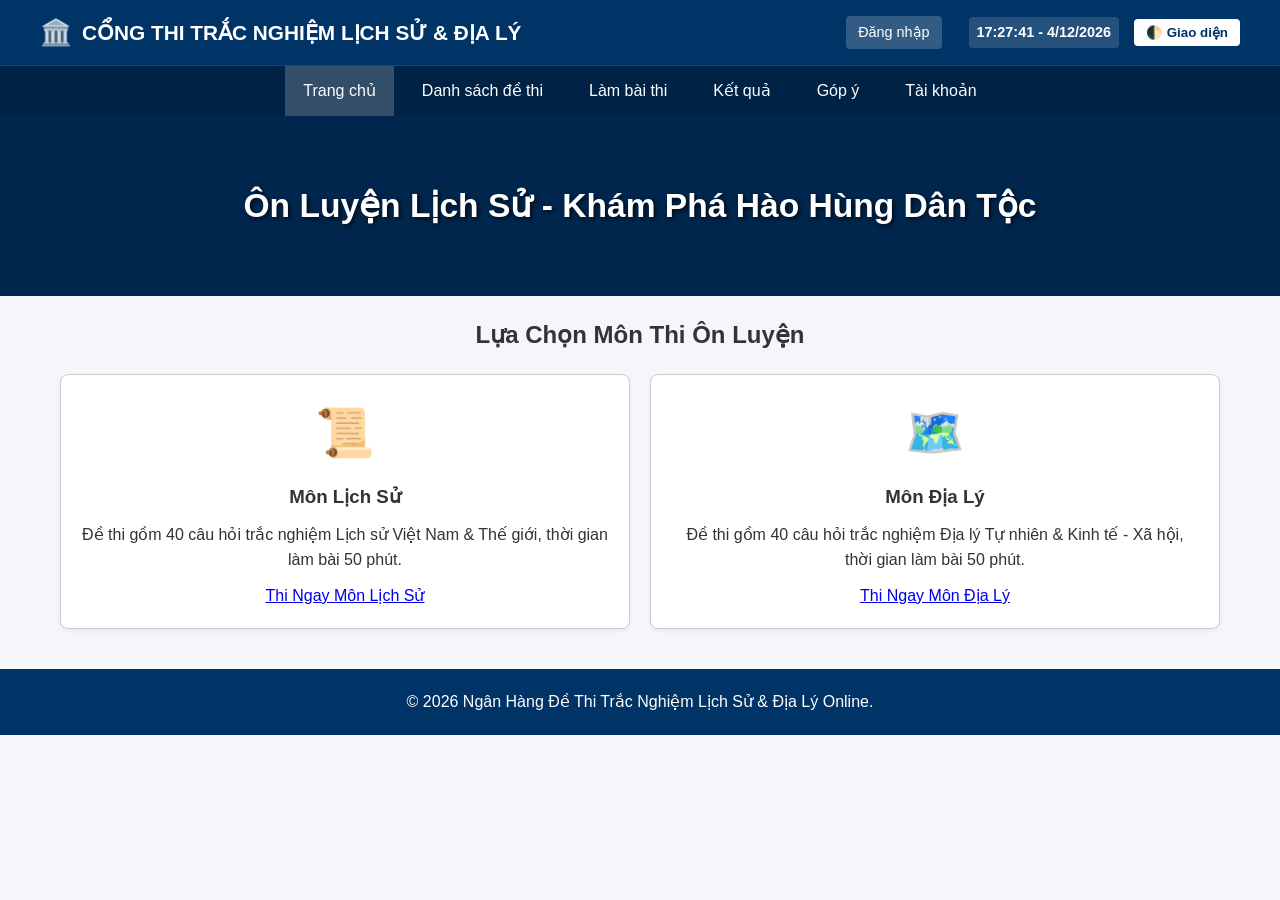
<file: index.html>
<!DOCTYPE html>
<html lang="vi">
<head>
  <meta charset="UTF-8">
  <meta name="viewport" content="width=device-width, initial-scale=1.0">
  <title>Thi Trắc Nghiệm Online - Lịch Sử & Địa Lý</title>
  <link rel="stylesheet" href="css/style.css">
  <link rel="stylesheet" href="css/responsive.css">
</head>
<body>

  <div class="top-banner">
    <div class="top-banner-content">
      <div class="logo-container">
        <span class="logo-icon">🏛️</span>
        <div class="logo-text">CỔNG THI TRẮC NGHIỆM LỊCH SỬ & ĐỊA LÝ</div>
      </div>
      <div class="header-tools">
        <span id="clock"></span>
        <button class="theme-btn" id="themeToggle">🌓 Giao diện</button>
      </div>
    </div>
  </div>

  <header>
    <nav>
      <ul>
        <li><a href="index.html" class="active">Trang chủ</a></li>
        <li><a href="exam-list.html">Danh sách đề thi</a></li>
        <li><a href="exam.html">Làm bài thi</a></li>
        <li><a href="result.html">Kết quả</a></li>
        <li><a href="feedback.html" >Góp ý</a></li>
        <li><a href="login.html">Tài khoản</a></li>
        <li><a href="admin.html">Quản lý câu hỏi</a></li>
      </ul>
    </nav>
  </header>

  <div class="slider-container">
    <div class="slide slide-1 active">
      <h2>Ôn Luyện Lịch Sử - Khám Phá Hào Hùng Dân Tộc</h2>
    </div>
    <div class="slide slide-2">
      <h2>Học Địa Lý - Hiểu Biết Non Sông Đất Nước</h2>
    </div>
    <div class="slide slide-3">
      <h2>Thi Trắc Nghiệm Tự Động - Chuẩn 40 Câu / 50 Phút</h2>
    </div>
  </div>

  <div class="container">
    <h2 style="text-align: center; margin-bottom: 20px;">Lựa Chọn Môn Thi Ôn Luyện</h2>
    <div class="grid-2">
      <div class="card" style="text-align: center;">
        <span style="font-size: 3rem;">📜</span>
        <h3 style="margin-top: 10px;">Môn Lịch Sử</h3>
        <p style="margin: 10px 0;">Đề thi gồm 40 câu hỏi trắc nghiệm Lịch sử Việt Nam & Thế giới, thời gian làm bài 50 phút.</p>
        <a href="exam.html?subject=history" class="btn-submit">Thi Ngay Môn Lịch Sử</a>
      </div>

      <div class="card" style="text-align: center;">
        <span style="font-size: 3rem;">🗺️</span>
        <h3 style="margin-top: 10px;">Môn Địa Lý</h3>
        <p style="margin: 10px 0;">Đề thi gồm 40 câu hỏi trắc nghiệm Địa lý Tự nhiên & Kinh tế - Xã hội, thời gian làm bài 50 phút.</p>
        <a href="exam.html?subject=geography" class="btn-submit">Thi Ngay Môn Địa Lý</a>
        
      </div>
    </div>
  </div>

  <footer>
    <p>&copy; 2026 Ngân Hàng Đề Thi Trắc Nghiệm Lịch Sử & Địa Lý Online.</p>
  </footer>

  <script src="js/main.js"></script>
</body>
</html>
</file>
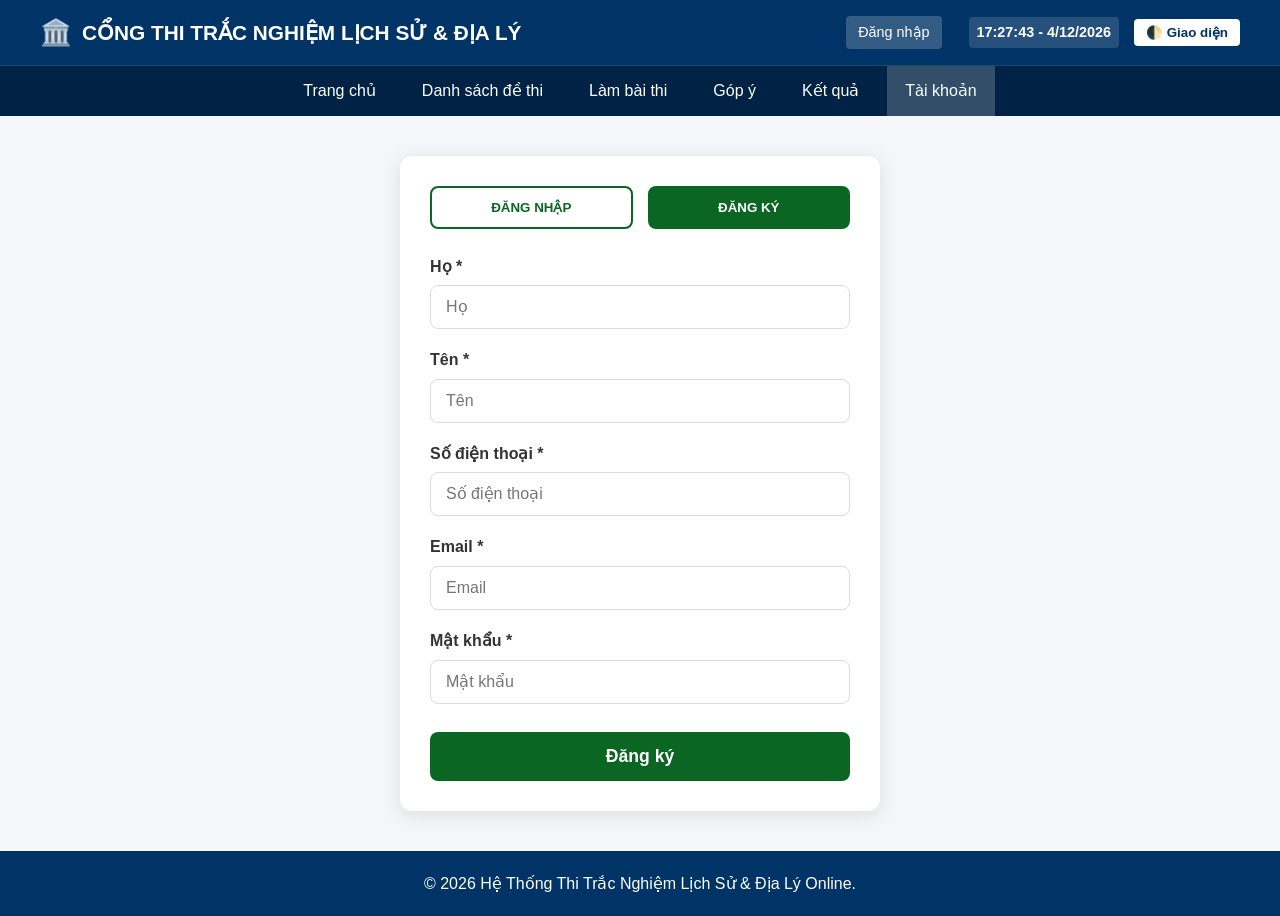
<file: admin.html>
<!DOCTYPE html>
<html lang="vi">
<head>
  <meta charset="UTF-8">
  <meta name="viewport" content="width=device-width, initial-scale=1.0">
  <title>Quản Lý & Thêm Câu Hỏi</title>
  <link rel="stylesheet" href="css/style.css">
  <link rel="stylesheet" href="css/responsive.css">
</head>
<body>

  <!-- BẢO MẬT CHẶN TRUY CẬP TRANG ADMIN NẾU KHÔNG PHẢI ADMIN -->
  <script>
    const currentUser = JSON.parse(localStorage.getItem("currentUser"));
    if (!currentUser || !currentUser.isAdmin) {
      alert("⚠️ Bạn không có quyền truy cập trang quản trị này! Vui lòng đăng nhập bằng tài khoản Admin.");
      window.location.href = "login.html";
    }
  </script>

  <div class="top-banner">
    <!-- Top banner content giữ nguyên -->
  </div>

  <header>
    <nav>
      <ul>
        <li><a href="index.html">Trang chủ</a></li>
        <li><a href="exam-list.html">Danh sách đề thi</a></li>
        <li><a href="exam.html">Làm bài thi</a></li>
        <li><a href="result.html">Kết quả</a></li>
        <li><a href="feedback.html">Góp ý</a></li>
        <li><a href="login.html">Tài khoản</a></li>
        <li><a href="admin.html" class="active">Quản lý câu hỏi</a></li>
      </ul>
    </nav>
  </header>

  <div class="container">
    <div class="card">
      <h2>THÊM CÂU HỎI MỚI VÀO NGÂN HÀNG ĐỀ THI</h2>
      <form id="addQuestionForm" style="margin-top: 15px;">
        <div class="form-group">
          <label for="addSubject">Chọn Môn Học (*):</label>
          <select id="addSubject" required>
            <option value="history">Lịch Sử</option>
            <option value="geography">Địa Lý</option>
          </select>
        </div>

        <div class="form-group">
          <label for="addLevel">Mức độ nhận thức (*):</label>
          <select id="addLevel" required>
            <option value="Nhận biết">Nhận biết</option>
            <option value="Thông hiểu">Thông hiểu</option>
            <option value="Vận dụng">Vận dụng</option>
            <option value="Vận dụng cao">Vận dụng cao</option>
          </select>
        </div>

        <div class="form-group">
          <label for="questionText">Nội dung câu hỏi (*):</label>
          <textarea id="questionText" rows="3" required placeholder="Nhập nội dung câu hỏi..."></textarea>
        </div>

        <div class="grid-2">
          <div class="form-group">
            <label for="optA">Đáp án A (*):</label>
            <input type="text" id="optA" required placeholder="Nội dung đáp án A">
          </div>
          <div class="form-group">
            <label for="optB">Đáp án B (*):</label>
            <input type="text" id="optB" required placeholder="Nội dung đáp án B">
          </div>
          <div class="form-group">
            <label for="optC">Đáp án C (*):</label>
            <input type="text" id="optC" required placeholder="Nội dung đáp án C">
          </div>
          <div class="form-group">
            <label for="optD">Đáp án D (*):</label>
            <input type="text" id="optD" required placeholder="Nội dung đáp án D">
          </div>
        </div>

        <div class="form-group">
          <label for="correctOpt">Đáp án đúng (*):</label>
          <select id="correctOpt" required>
            <option value="0">Đáp án A</option>
            <option value="1">Đáp án B</option>
            <option value="2">Đáp án C</option>
            <option value="3">Đáp án D</option>
          </select>
        </div>

        <button type="submit" class="btn-submit" id="btnSaveQuestion">Thêm Vào Ngân Hàng Đề</button>
        <button type="button" id="btnCancelEdit" class="btn-submit" style="background:#6c757d; margin-top:10px; display:none;">Hủy Sửa</button>
      </form>
    </div>

    <div class="card" style="margin-top: 25px;">
      <h3>📋 Danh Sách Câu Hỏi Đã Thêm Tùy Chỉnh</h3>
      <div style="overflow-x: auto; margin-top: 15px;">
        <table class="history-table" style="width: 100%; border-collapse: collapse;">
          <thead>
            <tr>
              <th>STT</th>
              <th>Môn</th>
              <th>Mức độ</th>
              <th>Nội dung câu hỏi</th>
              <th>Đáp án đúng</th>
              <th>Thao tác</th>
            </tr>
          </thead>
          <tbody id="customQuestionsTableBody">
            <tr><td colspan="6" style="text-align: center;">Chưa có câu hỏi tùy chỉnh nào.</td></tr>
          </tbody>
        </table>
      </div>
    </div>
  </div>

  <footer>
    <p>&copy; 2026 Hệ Thống Thi Trắc Nghiệm Lịch Sử & Địa Lý Online.</p>
  </footer>

  <script src="js/main.js"></script>
  <script>
    document.addEventListener('DOMContentLoaded', function () {
      const form = document.getElementById('addQuestionForm');
      const tableBody = document.getElementById('customQuestionsTableBody');
      let editingId = null;

      function loadCustomQuestions() {
        const customBank = JSON.parse(localStorage.getItem('customQuestionBank')) || [];
        if (customBank.length > 0) {
          tableBody.innerHTML = '';
          customBank.forEach((q, index) => {
            const optLetters = ['A', 'B', 'C', 'D'];
            const tr = document.createElement('tr');
            tr.innerHTML = `
              <td style="text-align:center; padding: 10px; border: 1px solid var(--border-color);">${index + 1}</td>
              <td style="text-align:center; padding: 10px; border: 1px solid var(--border-color);">${q.subject === 'history' ? 'Lịch Sử' : 'Địa Lý'}</td>
              <td style="text-align:center; padding: 10px; border: 1px solid var(--border-color);">${q.level || 'Nhận biết'}</td>
              <td style="padding: 10px; border: 1px solid var(--border-color);">${q.question}</td>
              <td style="text-align:center; padding: 10px; border: 1px solid var(--border-color); font-weight:bold; color:var(--primary-color);">${optLetters[q.correct]}</td>
              <td style="text-align:center; padding: 10px; border: 1px solid var(--border-color); white-space:nowrap;">
                <button onclick="editCustomQuestion(${q.id})" style="background:#0288d1; color:white; border:none; padding:6px 10px; border-radius:4px; cursor:pointer; margin-right:5px;">Sửa</button>
                <button onclick="deleteCustomQuestion(${q.id})" style="background:#d9534f; color:white; border:none; padding:6px 10px; border-radius:4px; cursor:pointer;">Xóa</button>
              </td>
            `;
            tableBody.appendChild(tr);
          });
        } else {
          tableBody.innerHTML = `<tr><td colspan="6" style="text-align: center; padding: 15px;">Chưa có câu hỏi tùy chỉnh nào.</td></tr>`;
        }
      }

      window.editCustomQuestion = function(id) {
        const customBank = JSON.parse(localStorage.getItem('customQuestionBank')) || [];
        const q = customBank.find(item => item.id === id);
        if (!q) return;

        document.getElementById('addSubject').value = q.subject;
        document.getElementById('addLevel').value = q.level || 'Nhận biết';
        document.getElementById('questionText').value = q.question;
        document.getElementById('optA').value = q.answers[0] || '';
        document.getElementById('optB').value = q.answers[1] || '';
        document.getElementById('optC').value = q.answers[2] || '';
        document.getElementById('optD').value = q.answers[3] || '';
        document.getElementById('correctOpt').value = q.correct;

        editingId = id;
        document.getElementById('formTitleText').textContent = 'CHỈNH SỬA CÂU HỎI';
        document.getElementById('btnSaveQuestion').textContent = 'Cập Nhật Câu Hỏi';
        document.getElementById('btnCancelEdit').style.display = 'block';
        window.scrollTo({ top: 0, behavior: 'smooth' });
      };

      document.getElementById('btnCancelEdit').addEventListener('click', function() {
        editingId = null;
        form.reset();
        document.getElementById('formTitleText').textContent = 'THÊM CÂU HỎI MỚI VÀO NGÂN HÀNG ĐỀ THI';
        document.getElementById('btnSaveQuestion').textContent = 'Thêm Vào Ngân Hàng Đề';
        this.style.display = 'none';
      });

      form.addEventListener('submit', function(e) {
        e.preventDefault();

        const questionData = {
          id: editingId ? editingId : Date.now(),
          subject: document.getElementById('addSubject').value,
          level: document.getElementById('addLevel').value,
          question: document.getElementById('questionText').value.trim(),
          answers: [
            document.getElementById('optA').value.trim(),
            document.getElementById('optB').value.trim(),
            document.getElementById('optC').value.trim(),
            document.getElementById('optD').value.trim()
          ],
          correct: parseInt(document.getElementById('correctOpt').value)
        };

        const customBank = JSON.parse(localStorage.getItem('customQuestionBank')) || [];
        
        if (editingId) {
          const index = customBank.findIndex(item => item.id === editingId);
          if (index !== -1) {
            customBank[index] = questionData;
          }
          alert('Cập nhật câu hỏi thành công!');
          editingId = null;
          document.getElementById('formTitleText').textContent = 'THÊM CÂU HỎI MỚI VÀO NGÂN HÀNG ĐỀ THI';
          document.getElementById('btnSaveQuestion').textContent = 'Thêm Vào Ngân Hàng Đề';
          document.getElementById('btnCancelEdit').style.display = 'none';
        } else {
          customBank.push(questionData);
          alert('Thêm câu hỏi mới vào ngân hàng đề thành công!');
        }

        localStorage.setItem('customQuestionBank', JSON.stringify(customBank));

        alert('Thêm câu hỏi mới vào ngân hàng đề thành công!');
        this.reset();
        loadCustomQuestions();
      });

      window.deleteCustomQuestion = function(id) {
        if (confirm('Bạn có chắc chắn muốn xóa câu hỏi này không?')) {
          let customBank = JSON.parse(localStorage.getItem('customQuestionBank')) || [];
          customBank = customBank.filter(q => q.id !== id);
          localStorage.setItem('customQuestionBank', JSON.stringify(customBank));
          loadCustomQuestions();
        }
      };

      loadCustomQuestions();
    });
  </script>
</body>
</html>
</file>
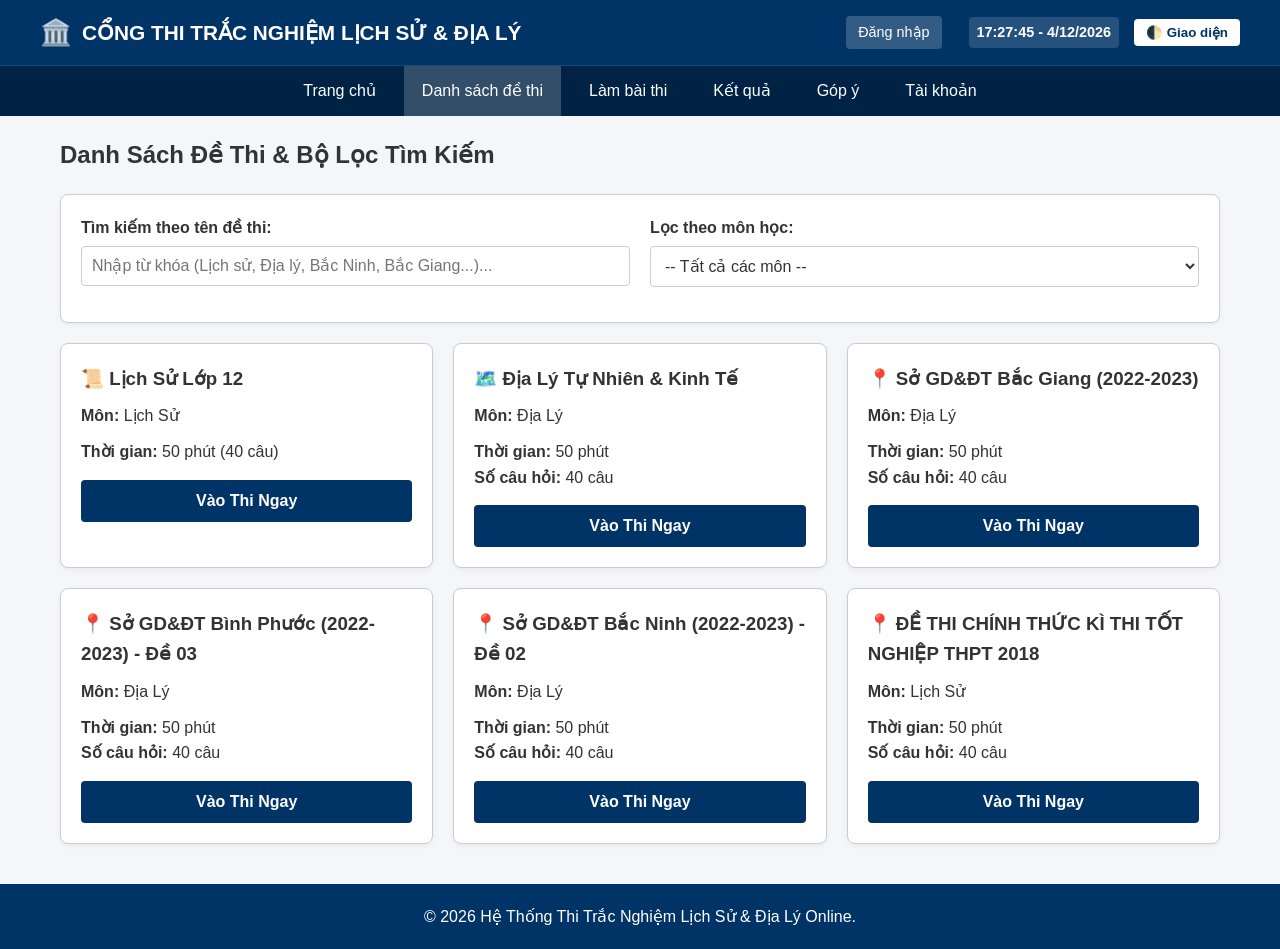
<file: exam-list.html>
<!DOCTYPE html>
<html lang="vi">
<head>
  <meta charset="UTF-8">
  <meta name="viewport" content="width=device-width, initial-scale=1.0">
  <title>Danh Sách Đề Thi - Trắc Nghiệm Online</title>
  <link rel="stylesheet" href="css/style.css">
  <link rel="stylesheet" href="css/responsive.css">
</head>
<body>

  <div class="top-banner">
    <div class="top-banner-content">
      <div class="logo-container">
        <span class="logo-icon">🏛️</span>
        <div class="logo-text">CỔNG THI TRẮC NGHIỆM LỊCH SỬ & ĐỊA LÝ</div>
      </div>
      <div class="header-tools">
        <span id="clock"></span>
        <button class="theme-btn" id="themeToggle">🌓 Giao diện</button>
      </div>
    </div>
  </div>

  <header>
    <nav>
      <ul>
        <li><a href="index.html">Trang chủ</a></li>
        <li><a href="exam-list.html" class="active">Danh sách đề thi</a></li>
        <li><a href="exam.html">Làm bài thi</a></li>
        <li><a href="result.html">Kết quả</a></li>
        <li><a href="feedback.html">Góp ý</a></li>
        <li><a href="login.html">Tài khoản</a></li>
        <li><a href="admin.html">Quản lý câu hỏi</a></li>
      </ul>
    </nav>
  </header>

  <div class="container">
    <h2>Danh Sách Đề Thi & Bộ Lọc Tìm Kiếm</h2>

    <div class="card" style="margin: 20px 0;">
      <div class="grid-2">
        <div class="form-group">
          <label for="searchExamInput">Tìm kiếm theo tên đề thi:</label>
          <input type="text" id="searchExamInput" placeholder="Nhập từ khóa (Lịch sử, Địa lý, Bắc Ninh, Bắc Giang...)...">
        </div>
        <div class="form-group">
          <label for="subjectFilter">Lọc theo môn học:</label>
          <select id="subjectFilter">
            <option value="all">-- Tất cả các môn --</option>
            <option value="history">Lịch Sử</option>
            <option value="geography">Địa Lý</option>
          </select>
        </div>
      </div>
    </div>

    <div id="examListContainer" class="grid-3">
      
      <div class="card exam-item" data-subject="history" data-title="Đề Thi Trắc Nghiệm Môn Lịch Sử 12">
        <h3>📜 Lịch Sử Lớp 12</h3>
        <p style="margin: 10px 0;"><strong>Môn:</strong> Lịch Sử</p>
        <p><strong>Thời gian:</strong> 50 phút (40 câu)</p>
        <a href="exam.html?subject=history" style="text-decoration: none; margin-top: 15px; display: block;">
          <button class="btn-submit">Vào Thi Ngay</button>
        </a>
      </div>

      <div class="card exam-item" data-subject="geography" data-title="Đề Thi Trắc Nghiệm Môn Địa Lý Tự Nhiên">
        <h3>🗺️ Địa Lý Tự Nhiên & Kinh Tế</h3>
        <p style="margin: 10px 0;"><strong>Môn:</strong> Địa Lý</p>
        <p><strong>Thời gian:</strong> 50 phút</p>
        <p><strong>Số câu hỏi:</strong> 40 câu</p>
        <a href="exam.html?subject=geography" style="text-decoration: none; margin-top: 15px; display: block;">
          <button class="btn-submit">Vào Thi Ngay</button>
        </a>
      </div>

      <div class="card exam-item" data-subject="geography" data-title="Sở GD&ĐT Bắc Giang (2022 - 2023) - Đề 01">
        <h3>📍 Sở GD&ĐT Bắc Giang (2022-2023)</h3>
        <p style="margin: 10px 0;"><strong>Môn:</strong> Địa Lý</p>
        <p><strong>Thời gian:</strong> 50 phút</p>
        <p><strong>Số câu hỏi:</strong> 40 câu</p>
        <a href="exam.html?exam=bac_giang_2022_2023_de_01" style="text-decoration: none; margin-top: 15px; display: block;">
          <button class="btn-submit">Vào Thi Ngay</button>
        </a>
      </div>

      <div class="card exam-item" data-subject="geography" data-title="Sở GD&ĐT Bình Phước (2022 - 2023) - Đề 03">
        <h3>📍 Sở GD&ĐT Bình Phước (2022-2023) - Đề 03</h3>
        <p style="margin: 10px 0;"><strong>Môn:</strong> Địa Lý</p>
        <p><strong>Thời gian:</strong> 50 phút</p>
        <p><strong>Số câu hỏi:</strong> 40 câu</p>
        <a href="exam.html?exam=binh_phuoc_2022_2023_de_03" style="text-decoration: none; margin-top: 15px; display: block;">
          <button class="btn-submit">Vào Thi Ngay</button>
        </a>
      </div>

      <!-- Đề thi mới bổ sung từ ảnh -->
      <div class="card exam-item" data-subject="geography" data-title="Sở GD&ĐT Bắc Ninh (2022 - 2023) - Đề 02">
        <h3>📍 Sở GD&ĐT Bắc Ninh (2022-2023) - Đề 02</h3>
        <p style="margin: 10px 0;"><strong>Môn:</strong> Địa Lý</p>
        <p><strong>Thời gian:</strong> 50 phút</p>
        <p><strong>Số câu hỏi:</strong> 40 câu</p>
        <a href="exam.html?exam=bac_ninh_2022_2023_de_02" style="text-decoration: none; margin-top: 15px; display: block;">
          <button class="btn-submit">Vào Thi Ngay</button>
        </a>
      </div>
<!-- Đề thi Sử mới bổ sung từ ảnh -->
      <div class="card exam-item" data-subject="history" data-title="Kì thi tốt nghiệp THPT 2018 - Đề thi môn Lịch Sử">
        <h3>📍 ĐỀ THI CHÍNH THỨC KÌ THI TỐT NGHIỆP THPT 2018</h3>
        <p style="margin: 10px 0;"><strong>Môn:</strong> Lịch Sử</p>
        <p><strong>Thời gian:</strong> 50 phút</p>
        <p><strong>Số câu hỏi:</strong> 40 câu</p>
        <a href="exam.html?exam=at_school_lich_su_2024_de_01" style="text-decoration: none; margin-top: 15px; display: block;">
          <button class="btn-submit">Vào Thi Ngay</button>
        </a>
      </div>

    </div>
  </div>

  <footer>
    <p>&copy; 2026 Hệ Thống Thi Trắc Nghiệm Lịch Sử & Địa Lý Online.</p>
  </footer>

  <script src="js/main.js"></script>
  <script>
    document.addEventListener("DOMContentLoaded", function () {
      const searchInput = document.getElementById("searchExamInput");
      const subjectFilter = document.getElementById("subjectFilter");
      const examItems = document.querySelectorAll(".exam-item");

      function filterExams() {
        const keyword = searchInput.value.toLowerCase().trim();
        const selectedSubject = subjectFilter.value;

        examItems.forEach(item => {
          const title = item.getAttribute("data-title").toLowerCase();
          const subject = item.getAttribute("data-subject");

          const matchesSearch = title.includes(keyword);
          const matchesSubject = (selectedSubject === "all" || subject === selectedSubject);

          if (matchesSearch && matchesSubject) {
            item.style.display = "block";
          } else {
            item.style.display = "none";
          }
        });
      }

      if (searchInput) searchInput.addEventListener("input", filterExams);
      if (subjectFilter) subjectFilter.addEventListener("change", filterExams);
    });
  </script>
</body>
</html>
</file>
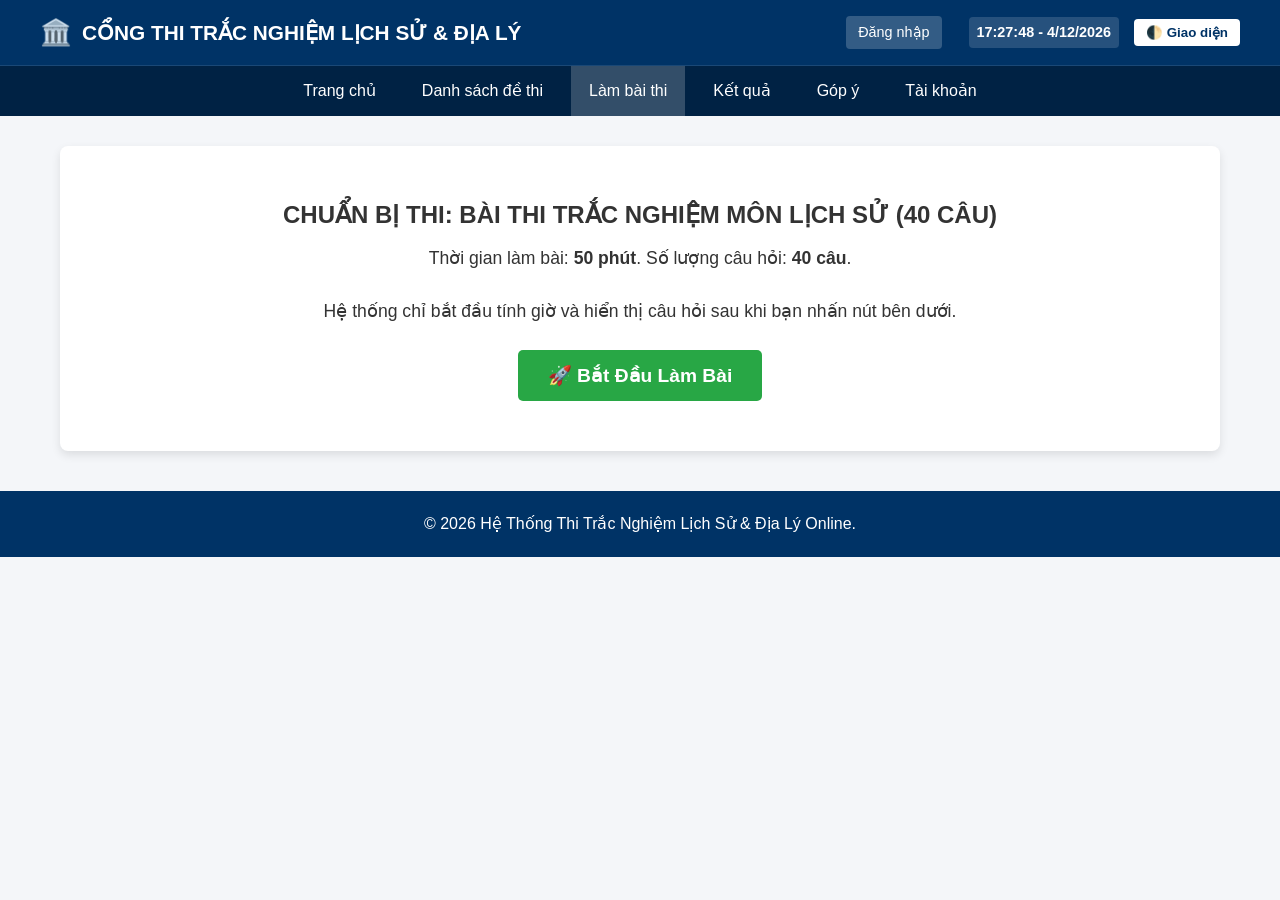
<file: exam.html>
<!DOCTYPE html>
<html lang="vi">
<head>
  <meta charset="UTF-8">
  <meta name="viewport" content="width=device-width, initial-scale=1.0">
  <title>Làm Bài Thi Trắc Nghiệm</title>
  <link rel="stylesheet" href="css/style.css">
  <link rel="stylesheet" href="css/responsive.css">
  <style>
    #startScreen {
      text-align: center;
      padding: 50px 20px;
      background: var(--card-bg, #fff);
      border-radius: 8px;
      box-shadow: 0 4px 10px rgba(0,0,0,0.1);
      margin-top: 30px;
    }
    #startScreen h3 {
      color: #007bff;
      margin-bottom: 15px;
    }
    #startScreen p {
      margin-bottom: 25px;
      font-size: 1.1rem;
    }
    #btnStartExam {
      background-color: #28a745;
      color: white;
      border: none;
      padding: 14px 30px;
      font-size: 1.2rem;
      font-weight: bold;
      border-radius: 5px;
      cursor: pointer;
      transition: background 0.3s;
    }
    #btnStartExam:hover {
      background-color: #218838;
    }
    #examContentWrapper {
      display: none;
    }
  </style>
</head>
<body>

  <div class="top-banner">
    <div class="top-banner-content">
      <div class="logo-container">
        <span class="logo-icon">🏛️</span>
        <div class="logo-text">CỔNG THI TRẮC NGHIỆM LỊCH SỬ & ĐỊA LÝ</div>
      </div>
      <div class="header-tools">
        <span id="clock"></span>
        <button class="theme-btn" id="themeToggle">🌓 Giao diện</button>
      </div>
    </div>
  </div>

  <header>
    <nav>
      <ul>
        <li><a href="index.html">Trang chủ</a></li>
        <li><a href="exam-list.html">Danh sách đề thi</a></li>
        <li><a href="exam.html" class="active">Làm bài thi</a></li>
        <li><a href="result.html">Kết quả</a></li>
        <li><a href="feedback.html">Góp ý</a></li>
        <li><a href="login.html">Tài khoản</a></li>
        <li><a href="admin.html">Quản lý câu hỏi</a></li>
      </ul>
    </nav>
  </header>

  <div class="container">
    
    <div id="startScreen">
      <h2 id="welcomeSubjectTitle" style="margin-bottom: 10px;">CHUẨN BỊ LÀM BÀI THI</h2>
      <p>Thời gian làm bài: <strong>50 phút</strong>. Số lượng câu hỏi: <strong>40 câu</strong>.</p>
      <p>Hệ thống chỉ bắt đầu tính giờ và hiển thị câu hỏi sau khi bạn nhấn nút bên dưới.</p>
      <button id="btnStartExam">🚀 Bắt Đầu Làm Bài</button>
    </div>

    <!-- Cấu trúc giao diện 2 cột khi vào bài thi -->
    <div id="examContentWrapper">
      <div class="quiz-header">
        <h2 id="subjectTitle">BÀI THI TRẮC NGHIỆM (40 CÂU)</h2>
        <div class="timer-box">⏱️ Thời gian còn lại: <span id="timeDisplay">50:00</span></div>
      </div>

      <div class="exam-layout">
        <form id="quizForm">
          <div id="questionsContainer"></div>
          <button type="submit" class="btn-submit" style="margin-top: 20px; font-size: 1.1rem; padding: 14px;">Nộp Bài Thi</button>
        </form>

        <!-- Bảng điều hướng câu hỏi (Question Palette) tích hợp trạng thái đánh dấu -->
        <div class="palette-box">
          <h4 style="margin-bottom: 10px; text-align: center;">Danh Sách Câu Hỏi</h4>
          <div style="font-size: 0.8rem; margin-bottom: 10px; display: flex; gap: 6px; justify-content: center; flex-wrap: wrap;">
            <span>🟢 Đã chọn</span>
            <span>🟡 Phân vân</span>
            <span>⚪ Chưa chọn</span>
          </div>
          <div id="questionPalette" class="palette-grid"></div>
        </div>
      </div>
    </div>

  </div>

  <footer>
    <p>&copy; 2026 Hệ Thống Thi Trắc Nghiệm Lịch Sử & Địa Lý Online.</p>
  </footer>

  <script src="js/main.js"></script>
  <script>
    // Quản lý trạng thái đánh dấu phân vân (Flag)
    let flaggedQuestions = {};

    // Hàm xử lý bật/tắt đánh dấu câu hỏi
    window.toggleFlagQuestion = function(index) {
      flaggedQuestions[index] = !flaggedQuestions[index];
      const flagBtn = document.getElementById(`btn_flag_${index}`);
      
      if (flaggedQuestions[index]) {
        flagBtn.style.background = "#ffc107";
        flagBtn.style.color = "#000";
        flagBtn.innerHTML = "🚩 Đã đánh dấu";
      } else {
        flagBtn.style.background = "#fff";
        flagBtn.style.color = "#d39e00";
        flagBtn.innerHTML = "🚩 Đánh dấu";
      }
      updatePaletteStatus(index);
    };

    // Hàm cập nhật màu sắc trên bảng điều hướng Palette
    function updatePaletteStatus(qIdx) {
      const pBtn = document.getElementById(`palette_btn_${qIdx}`);
      if (!pBtn) return;

      const isChecked = !!document.querySelector(`input[name="question_${qIdx}"]:checked`);
      const isFlagged = !!flaggedQuestions[qIdx];

      pBtn.classList.remove("answered", "flagged");

      if (isFlagged) {
        pBtn.classList.add("flagged");
      } else if (isChecked) {
        pBtn.classList.add("answered");
      }
    }
    const historyQuestions = [
      { question: "Sự kiện nào đánh dấu bước ngoặt lớn của phong trào cách mạng Việt Nam (1930 - 1931)?", answers: ["Thành lập Đảng Cộng sản Việt Nam", "Xô viết Nghệ Tĩnh thành lập", "Khởi nghĩa Yên Bái", "Tổng khởi nghĩa tháng Tám"], correct: 0 },
      { question: "Bản Tuyên ngôn Độc lập do Chủ tịch Hồ Chí Minh đọc vào ngày tháng năm nào?", answers: ["19/08/1945", "02/09/1945", "22/12/1944", "07/05/1954"], correct: 1 },
      { question: "Chiến dịch lịch sử nào đã kết thúc thắng lợi cuộc kháng chiến chống Mỹ cứu nước năm 1975?", answers: ["Chiến dịch Tây Nguyên", "Chiến dịch Huế - Đà Nẵng", "Chiến dịch Hồ Chí Minh", "Chiến dịch Điện Biên Phủ"], correct: 2 },
      { question: "Đường lối đổi mới của Đảng Cộng sản Việt Nam được đề ra tại Đại hội lần thứ mấy?", answers: ["Đại hội IV", "Đại hội V", "Đại hội VI", "Đại hội VII"], correct: 2 },
      { question: "Tổ chức nào lãnh đạo phong trào giải phóng dân tộc Việt Nam trong giai đoạn 1939 - 1945?", answers: ["Hội Phản đế đồng minh", "Mặt trận Việt Minh", "Mặt trận Dân chủ Đông Dương", "Đảng Cộng sản Đông Dương"], correct: 1 },
      { question: "Cương lĩnh chính trị đầu tiên của Đảng do ai soạn thảo?", answers: ["Hồ Chí Minh", "Trần Phú", "Nguyễn Văn Cừ", "Lê Hồng Phong"], correct: 0 },
      { question: "Hội nghị lần thứ 8 Ban Chấp hành Trung ương Đảng (5/1941) chủ trương đặt nhiệm vụ nào lên hàng đầu?", answers: ["Giải phóng dân tộc", "Cách mạng ruộng đất", "Chống phong kiến", "Đánh đổ đế quốc thực dân Pháp"], correct: 0 },
      { question: "Hình thức đấu tranh chủ yếu trong phong trào 1930 - 1931 là gì?", answers: ["Đấu tranh vũ trang", "Bãi công, biểu tình kết hợp bạo lực", "Biểu tình hòa bình", "Đấu tranh nghị trường"], correct: 1 },
      { question: "Ý nghĩa quan trọng nhất của Cách mạng tháng Tám năm 1945 là gì?", answers: ["Lập ra nước Việt Nam Dân chủ Cộng hòa", "Phá ách xiềng xích nô lệ của Pháp - Nhật", "Đưa Đảng ra hoạt động công khai", "Mở ra kỷ nguyên độc lập, tự do cho dân tộc"], correct: 3 },
      { question: "Thực dân Pháp chính thức nổ súng xâm lược Việt Nam vào năm nào?", answers: ["1858", "1862", "1873", "1884"], correct: 0 },
      { question: "Hiệp định Giơ-ne-vơ về Đông Dương được ký kết vào năm nào?", answers: ["1945", "1954", "1973", "1975"], correct: 1 },
      { question: "Chiến thắng nào được ví như 'Điện Biên Phủ trên không' cuối năm 1972?", answers: ["Trận Ấp Bắc", "Cuộc tổng tiến công Tết Mậu Thân", "Đập tan tập đoàn cứ điểm Khe Sanh", "12 ngày đêm bắn rơi máy bay B-52 trên bầu trời Hà Nội"], correct: 3 },
      { question: "Tỉnh nào giành chính quyền sớm nhất trong Tổng khởi nghĩa tháng Tám năm 1945?", answers: ["Hà Nội, Huế, Sài Gòn", "Hải Dương, Bắc Giang, Hà Tĩnh, Quảng Nam", "Cao Bằng, Bắc Kạn, Lạng Sơn", "Thái Nguyên, Tuyên Quang"], correct: 1 },
      { question: "Đại hội đại biểu toàn quốc lần thứ II của Đảng (2/1951) quyết định đổi tên Đảng thành gì?", answers: ["Đảng Lao động Việt Nam", "Đảng Cộng sản Việt Nam", "Đảng Nhân dân Cách mạng", "Đảng Cộng sản Đông Dương"], correct: 0 },
      { question: "Nền tảng tư tưởng và kim chỉ nam cho hành động của Đảng ta được khẳng định từ khi nào?", answers: ["Chủ nghĩa Mác - Lênin", "Tư tưởng Hồ Chí Minh", "Chủ nghĩa Mác - Lênin và tư tưởng Hồ Chí Minh", "Đường lối cách mạng tư sản dân quyền"], correct: 2 },
      { question: "Phong trào Cần vương chấm dứt vào thời gian nào?", answers: ["Cuối thế kỷ XIX", "Đầu thế kỷ XX", "Năm 1911", "Năm 1930"], correct: 0 },
      { question: "Người thầy giáo trẻ Nguyễn Tất Thành đã dạy học ở ngôi trường nào trước khi ra đi tìm đường cứu nước?", answers: ["Trường Quốc học Huế", "Trường Dục Thanh (Phan Thiết)", "Trường Tiểu học Pháp - bản xứ Nam Định", "Trường Thăng Long (Hà Nội)"], correct: 1 },
      { question: "Tác phẩm nào của Nguyễn Ái Quốc vạch tội ác của thực dân Pháp và thức tỉnh tinh thần yêu nước?", answers: ["Đường Kách mệnh", "Bản án chế độ thực dân Pháp", "Tuyên ngôn Độc lập", "Việc gốc"], correct: 1 },
      { question: "Tổ chức cách mạng đầu tiên do Nguyễn Ái Quốc thành lập năm 1925 là gì?", answers: ["Hội Việt Nam Cách mạng Thanh niên", "Tâm Tâm xã", "Việt Nam Quốc dân đảng", "Đảng Cộng sản Việt Nam"], correct: 0 },
      { question: "Sự kiện nào đánh dấu Việt Nam chính thức gia nhập tổ chức Liên hợp quốc (UN)?", answers: ["1976", "1977", "1995", "2007"], correct: 1 },
      { question: "Chiến dịch Biên giới thu - đông năm 1950 mở ra nhằm mục đích chủ yếu gì?", answers: ["Giải phóng hoàn toàn miền Bắc", "Khai thông biên giới Việt - Trung", "Tiêu diêu một bộ phận sinh lực địch", "Bảo vệ cơ quan đầu não kháng chiến"], correct: 1 },
      { question: "Kế hoạch Nava do thực dân Pháp - Mỹ đề ra nhằm mục đích gì trong 18 tháng?", answers: ["Chuyển bại thành thắng ở Đông Dương", "Tiêu diệt quân chủ lực ta ở Tây Bắc", "Cô lập căn cứ địa Việt Bắc", "Giành lại thế chủ động chiến lược trên chiến trường chính"], correct: 3 },
      { question: "Thắng lợi quân sự nào mở đầu cho cao trào kháng chiến chống Mỹ cứu nước từ năm 1959 - 1960?", answers: ["Phong trào Đồng khởi ở Bến Tre", "Trận Ấp Bắc", "Trận Bình Giã", "Chiến thắng Vạn Tường"], correct: 0 },
      { question: "Hội nghị Giơ-ne-vơ quy định lấy vĩ tuyến nào làm giới hạn quân sự tạm thời ở Việt Nam?", answers: ["Vĩ tuyến 16", "Vĩ tuyến 17", "Vĩ tuyến 18", "Vĩ tuyến 20"], correct: 1 },
      { question: "Hiệp định Pa-ri về chấm dứt chiến tranh, lập lại hòa bình ở Việt Nam ký kết năm nào?", answers: ["1972", "1973", "1975", "1954"], correct: 1 },
      { question: "Chiến dịch mở màn cho cuộc Tổng tiến công và nổi dậy mùa Xuân 1975 là chiến dịch nào?", answers: ["Chiến dịch Tây Nguyên", "Chiến dịch Huế - Đà Nẵng", "Chiến dịch Hồ Chí Minh", "Chiến dịch Đường 9 - Nam Lào"], correct: 0 },
      { question: "Đại hội lần thứ VI của Đảng (1986) đánh dấu sự kiện trọng đại nào?", answers: ["Bắt đầu công cuộc Đổi mới đất nước", "Hoàn thành thống nhất đất nước về mặt nhà nước", "Đưa nước ta bước vào thời kỳ công nghiệp hóa, hiện đại hóa", "Chính thức gia nhập ASEAN"], correct: 0 },
      { question: "Tên nước Việt Nam Dân chủ Cộng hòa chính thức đổi thành Cộng hòa Xã hội Chủ nghĩa Việt Nam vào năm nào?", answers: ["1975", "1976", "1980", "1986"], correct: 1 },
      { question: "Ý nghĩa quốc tế to lớn của Cách mạng tháng Tám năm 1945 là gì?", answers: ["Góp phần cổ vũ phong trào giải phóng dân tộc trên thế giới", "Làm tan rã hệ thống thuộc địa của chủ nghĩa đế quốc", "Mở ra thời kỳ sụp đổ của chủ nghĩa thực dân cũ", "Cả 3 ý trên đều đúng"], correct: 3 },
      { question: "Tổ chức ASEAN được thành lập vào năm nào và Việt Nam gia nhập năm nào?", answers: ["1967 và 1995", "1967 và 1997", "1976 và 1995", "1995 và 1997"], correct: 0 },
      { question: "Sự kiện nào đánh dấu sự chấm dứt hoàn toàn cuộc chiến tranh xâm lược của Mỹ ở Việt Nam?", answers: ["Ký hiệp định Pa-ri 1973", "Giải phóng Sài Gòn 30/04/1975", "Cuộc tổng tiến công Tết Mậu Thân 1968", "Đánh bại chiến lược Chiến tranh cục bộ"], correct: 1 },
      { question: "Lực lượng chủ lực tham gia phong trào Xô viết Nghệ Tĩnh là lực lượng nào?", answers: ["Công nhân và nông dân", "Trí thức và tiểu tư sản", "Tư sản dân tộc và địa chủ vừa", "Nông dân và binh lính"], correct: 0 },
      { question: "Đảng Cộng sản Việt Nam ra đời là sản phẩm của sự kết hợp giữa các yếu tố nào?", answers: ["Chủ nghĩa Mác-Lênin với phong trào công nhân", "Chủ nghĩa Mác-Lênin, phong trào công nhân và phong trào yêu nước", "Phong trào công nhân và phong trào yêu nước", "Tư tưởng Hồ Chí Minh với phong trào công nhân"], correct: 1 },
      { question: "Đội Việt Nam Tuyên truyền Giải phóng quân được thành lập vào ngày tháng năm nào?", answers: ["22/12/1944", "19/08/1945", "03/02/1930", "02/09/1945"], correct: 0 },
      { question: "Người chỉ huy chiến dịch Điện Biên Phủ năm 1954 là ai?", answers: ["Đại tướng Võ Nguyên Giáp", "Đại tướng Văn Tiến Dũng", "Chủ tịch Hồ Chí Minh", "Đại tướng Nguyễn Chí Thanh"], correct: 0 },
      { question: "Nhiệm vụ cơ bản của cách mạng Việt Nam trong giai đoạn 1954 - 1975 ở miền Bắc là gì?", answers: ["Xây dựng chủ nghĩa xã hội và làm hậu thuẫn cho miền Nam", "Tiến hành cách mạng dân tộc dân chủ nhân dân", "Trực tiếp chiến đấu chống đế quốc Mỹ", "Thực hiện cải cách ruộng đất triệt để"], correct: 0 },
      { question: "Nhiệm vụ cơ bản của cách mạng Việt Nam trong giai đoạn 1954 - 1975 ở miền Nam là gì?", answers: ["Xây dựng chế độ xã hội chủ nghĩa", "Tiến hành cách mạng dân tộc dân chủ nhân dân, đánh đổ đế quốc Mỹ và tay sai", "Phát triển kinh tế thị trường định hướng XHCN", "Hội nhập kinh tế quốc tế"], correct: 1 },
      { question: "Phong trào 'Ba sẵn sàng' ra đời trong thanh niên miền Bắc gắn liền với cuộc chiến chống lại sự kiện nào?", answers: ["Chiến tranh phá hoại bằng không quân, hải quân của Mỹ", "Chiến tranh cục bộ của Mỹ ở miền Nam", "Chiến dịch Biên giới", "Kháng chiến chống Pháp"], correct: 0 },
      { question: "Phong trào 'Năm tấn' là phong trào thi đua sản xuất nông nghiệp tiêu biểu ở tỉnh nào?", answers: ["Thái Bình", "Nam Định", "Hải Dương", "Hà Nam"], correct: 0 },
      { question: "Thắng lợi nào của quân dân ta buộc Mỹ phải tuyên bố ngừng hẳn các hoạt động chiến tranh chống miền Bắc?", answers: ["Cuộc tổng tiến công và nổi dậy Tết Mậu Thân 1968", "Trận Điện Biên Phủ trên không 1972", "Chiến dịch Khe Sanh", "Hiệp định Pa-ri 1973"], correct: 1 }
    ];

    const geographyQuestions = [
      { question: "Việt Nam nằm ở vị trí nào của khu vực Đông Nam Á?", answers: ["Rìa phía Đông bán đảo Đông Dương", "Trung tâm Đông Nam Á", "Phía Nam bán đảo Trung Ấn", "Rìa phía Tây đại dương"], correct: 0 },
      { question: "Gió mùa mùa đông ở nước ta có hướng chính là gì?", answers: ["Tây Nam", "Đông Nam", "Đông Bắc", "Tây Bắc"], correct: 2 },
      { question: "Đỉnh núi cao nhất Việt Nam và toàn Đông Dương là đỉnh nào?", answers: ["Pha Luông", "Tây Côn Lĩnh", "Mẫu Sơn", "Phan-xi-păng"], correct: 3 },
      { question: "Loại đất chiếm diện tích lớn nhất ở đồi núi nước ta là gì?", answers: ["Đất feralit", "Đất mùn núi cao", "Đất phù sa", "Đất xám bạc màu"], correct: 0 },
      { question: "Vùng nào sau đây ở nước ta chịu ảnh hưởng mạnh nhất của bão?", answers: ["Trung du miền núi Bắc Bộ", "Đông Nam Bộ", "Bắc Trung Bộ và Duyên hải miền Trung", "Đồng bằng sông Cửu Long"], correct: 2 },
      { question: "Hệ thống sông nào có diện tích lưu vực lớn nhất nước ta?", answers: ["Sông Hồng", "Sông Mê Kông (Cửu Long)", "Sông Đồng Nai", "Sông Đà"], correct: 1 },
      { question: "Căn cứ vào Atlat Địa lí Việt Nam, cho biết trung tâm kinh tế nào có quy mô lớn nhất nước ta?", answers: ["Hải Phòng", "Hà Nội", "Đà Nẵng", "Thành phố Hồ Chí Minh"], correct: 3 },
      { question: "Ngành công nghiệp nào được coi là ngành công nghiệp trọng điểm của nước ta hiện nay?", answers: ["Khai thác than", "Chế biến lương thực thực phẩm", "Luyện kim đen", "Sản xuất vật liệu xây dựng"], correct: 1 },
      { question: "Đặc điểm nào sau đây không phải của thiên nhiên nước ta?", answers: ["Nhiệt đới ẩm gió mùa", "Có sự phân hóa đa dạng", "Chịu ảnh hưởng sâu sắc của biển", "Nằm hoàn toàn trong khu vực xích đạo"], correct: 3 },
      { question: "Khí hậu nước ta mang tính chất nhiệt đới gió mùa là do:", answers: ["Vị trí nằm trong vùng nội chí tuyến Bắc bán cầu và chịu ảnh hưởng của các khối khí hoạt động theo mùa", "Địa hình có nhiều đồi núi thấp", "Lãnh thổ trải dài trên nhiều vĩ độ", "Giáp biển Đông rộng lớn"], correct: 0 },
      { question: "Dải đồng bằng ven biển miền Trung nước ta có đặc điểm chủ yếu là gì?", answers: ["Rộng lớn, bằng phẳng do phù sa bồi đắp", "Hẹp ngang, bị các dãy núi đâm ra sát biển chia cắt thành nhiều đồng bằng nhỏ", "Nhiều ô trũng ngập nước", "Đất phèn, đất mặn chiếm diện tích lớn"], correct: 1 },
      { question: "Loại khoáng sản có trữ lượng lớn nhất và giá trị kinh tế cao nhất ở thềm lục địa nước ta là gì?", answers: ["Sắt", "Bô-xít", "Dầu mỏ và khí đốt", "Than đá"], correct: 2 },
      { question: "Vấn đề có ý nghĩa hàng đầu trong việc phát triển nông nghiệp ở Đồng bằng sông Cửu Long là gì?", answers: ["Cải tạo đất phèn, đất mặn và cung cấp nước ngọt vào mùa khô", "Đẩy mạnh thâm canh tăng vụ", "Chuyển đổi cơ cấu cây trồng, vật nuôi", "Giải quyết việc làm cho người lao động"], correct: 0 },
      { question: "Trung tâm công nghiệp nào sau đây lớn nhất vùng Bắc Trung Bộ?", answers: ["Thanh Hóa", "Vinh", "Hà Tĩnh", "Đông Hà"], correct: 1 },
      { question: "Khu vực kinh tế nào ở nước ta hiện nay đóng góp tỷ trọng GDP lớn nhất?", answers: ["Khu vực nhà nước", "Khu vực ngoài nhà nước", "Khu vực có vốn đầu tư nước ngoài (FDI)", "Khu vực nông, lâm, ngư nghiệp"], correct: 1 },
      { question: "Cây công nghiệp lâu năm quan trọng số một ở nước ta hiện nay là:", answers: ["Cà phê", "Chè", "Cao su", "Hồ tiêu"], correct: 0 },
      { question: "Vùng nào sau đây ở nước ta dẫn đầu cả nước về nghề nuôi trồng thủy sản nước lợ, mặn?", answers: ["Đồng bằng sông Hồng", "Bắc Trung Bộ", "Duyên hải Nam Trung Bộ", "Đồng bằng sông Cửu Long"], correct: 3 },
      { question: "Ý nghĩa chủ yếu của việc phát triển giao thông vận tải biển ở nước ta là:", answers: ["Thúc đẩy phát triển kinh tế các đảo và hội nhập kinh tế quốc tế", "Giảm tải cho giao thông đường bộ", "Phát triển du lịch sinh thái biển", "Khai thác tài nguyên khoáng sản thềm lục địa"], correct: 0 },
      { question: "Đặc điểm dân số nước ta hiện nay là:", answers: ["Quy mô dân số lớn, cơ cấu dân số trẻ nhưng đang già hóa", "Tỷ lệ gia tăng tự nhiên rất cao", "Phân bố dân cư đồng đều giữa các vùng", "Tỷ lệ dân thành thị chiếm đa số"], correct: 0 },
      { question: "Thế mạnh lớn nhất để phát triển công nghiệp điện lực ở vùng Tây Nguyên là gì?", answers: ["Trữ năng thủy điện lớn trên các hệ thống sông", "Nguồn than nâu dồi dào", "Năng lượng gió và năng lượng mặt trời phát triển mạnh", "Có các nhà máy nhiệt điện công suất lớn"], correct: 0 },
      { question: "Căn cứ vào Atlat Địa lí Việt Nam, trung tâm kinh tế nào sau đây thuộc vùng Đồng bằng sông Hồng?", answers: ["Hải Phòng", "Thái Nguyên", "Việt Trì", "Nam Định"], correct: 0 },
      { question: "Tỉnh nào sau đây ở nước ta vừa giáp biển vừa giáp Trung Quốc?", answers: ["Quảng Ninh", "Hải Phòng", "Lạng Sơn", "Hà Giang"], correct: 0 },
      { question: "Nguyên nhân chủ yếu làm cho sinh vật nước ta phong phú và giàu có là do:", answers: ["Môi trường khí hậu nhiệt đới ẩm gió mùa và vị trí ngã tư đường giao lưu sinh vật", "Địa hình đồi núi chiếm ưu thế", "Đất đai màu mỡ", "Mạng lưới sông ngòi dày đặc"], correct: 0 },
      { question: "Mùa bão ở nước ta có đặc điểm chung là:", answers: ["Bắt đầu từ miền Nam ra miền Bắc", "Bắt đầu từ miền Bắc và di chuyển dần vào miền Nam", "Chỉ tập trung vào tháng 9 hàng năm", "Diễn ra đồng loạt trên cả nước"], correct: 1 },
      { question: "Sự phân hóa thiên nhiên theo chiều Bắc - Nam ở nước ta chủ yếu do:", answers: ["Sự thay đổi của chế độ nhiệt và góc nhập xạ theo chiều vĩ độ", "Sự tác động của các dãy núi hướng vòng cung", "Ảnh hưởng của gió mùa Đông Bắc suy yếu dần khi vào Nam", "Cả A và C đúng"], correct: 3 },
      { question: "Đặc điểm nổi bật của địa hình đồi núi nước ta là:", answers: ["Đồi núi thấp chiếm phần lớn diện tích", "Địa hình cao nguyên bazan chiếm đa số", "Núi cao tập trung chủ yếu ở miền Nam", "Bề mặt phẳng phiu, ít bị cắt xẻ"], correct: 0 },
      { question: "Vùng kinh tế trọng điểm phía Nam bao gồm bao nhiêu tỉnh/thành phố (tính đến nay)?", answers: ["6 tỉnh/thành phố", "7 tỉnh/thành phố", "8 tỉnh/thành phố", "5 tỉnh/thành phố"], correct: 2 },
      { question: "Cơ cấu giá trị sản xuất công nghiệp theo nhóm ngành của nước ta đang chuyển dịch theo hướng:", answers: ["Tăng tỷ trọng công nghiệp khai thác, giảm công nghiệp chế biến", "Tăng tỷ trọng công nghiệp chế biến, giảm công nghiệp khai thác", "Tỷ trọng các nhóm ngành giữ nguyên không đổi", "Tập trung phát triển mạnh công nghiệp luyện kim"], correct: 1 },
      { question: "Tác động lớn nhất của quá trình đô thị hóa ở nước ta tới kinh tế là:", answers: ["Làm chuyển dịch cơ cấu kinh tế và cơ cấu lao động", "Tạo ra nhiều việc làm nhưng gây ô nhiễm môi trường", "Gây áp lực lớn về nhà ở cho các thành phố lớn", "Tăng tỷ lệ thất nghiệp ở nông thôn"], correct: 0 },
      { question: "Vấn đề bảo vệ môi trường biển đảo nước ta có ý nghĩa cấp bách nhằm:", answers: ["Phát triển bền vững nguồn lợi hải sản và du lịch biển", "Thu hút nguồn vốn đầu tư nước ngoài", "Đảm bảo an ninh quốc phòng toàn diện", "Giảm thiểu hiện tượng xói lở bờ biển"], correct: 0 },
      { question: "Nguồn năng lượng tái tạo nào đang có tiềm năng rất lớn để phát triển ở khu vực Nam Trung Bộ?", answers: ["Điện gió và điện mặt trời", "Thủy điện nhỏ", "Điện sinh khối", "Địa nhiệt"], correct: 0 },
      { question: "Ngành giao thông vận tải đóng vai trò vận chuyển hàng hóa quốc tế chủ yếu ở nước ta là:", answers: ["Đường biển và đường hàng không", "Đường sắt và đường ô tô", "Đường sông và đường ống", "Đường ô tô và đường sông"], correct: 0 },
      { question: "Vùng nào sau đây có diện tích trồng cây cao su lớn nhất nước ta?", answers: ["Đông Nam Bộ", "Tây Nguyên", "Trung du và miền núi Bắc Bộ", "Bắc Trung Bộ"], correct: 0 },
      { question: "Nhân tố chủ yếu quyết định tính chất nhiệt đới của nền nông nghiệp nước ta là:", answers: ["Chế độ nhiệt lượng và ánh sáng dồi dào", "Nguồn nước tưới phong phú từ hệ thống sông ngòi", "Đất đai phì nhiêu", "Truyền thống sản xuất lâu đời của nhân dân"], correct: 0 },
      { question: "Đặc điểm phân bố dân cư nước ta chưa hợp lý đã gây khó khăn lớn nhất cho việc:", answers: ["Sử dụng hợp lý nguồn lao động và khai thác tài nguyên", "Phát triển giáo dục và y tế công cộng", "Đảm bảo trật tự an toàn xã hội", "Xây dựng cơ sở hạ tầng giao thông"], correct: 0 },
      { question: "Khu vực chịu hậu quả nặng nề nhất của hiện tượng hạn mặn hàng năm ở nước ta là:", answers: ["Đồng bằng sông Cửu Long", "Đồng bằng sông Hồng", "Duyên hải Nam Trung Bộ", "Vùng núi Tây Bắc"], correct: 0 },
      { question: "Cảng biển nào có quy mô lớn nhất ở khu vực phía Nam nước ta?", answers: ["Cảng Sài Gòn (TP. Hồ Chí Minh)", "Cảng Vũng Tàu", "Cảng Cần Thơ", "Cảng Quy Nhơn"], correct: 0 },
      { question: "Mục đích chủ yếu của việc chuyển dịch cơ cấu kinh tế trong khu vực nông nghiệp ở nước ta là:", answers: ["Nhằm gắn sản xuất với thị trường trong và ngoài nước, nâng cao hiệu quả kinh tế", "Giải quyết triệt để tình trạng thiếu việc làm ở nông thôn", "Tăng nhanh tỷ trọng ngành trồng trọt truyền thống", "Giảm bớt sự phụ thuộc vào thời tiết"], correct: 0 },
      { question: "Loại hình giao thông vận tải mới xuất hiện và phát triển mạnh ở nước ta trong những năm gần đây phục vụ du lịch là:", answers: ["Hàng không giá rẻ và tàu cao tốc ra đảo", "Đường sắt cao tốc Bắc - Nam", "Đường ống dẫn khí đốt", "Đường xe điện ngầm đô thị"], correct: 0 },
      { question: "Biện pháp quan trọng nhất để phòng chống khô hạn và cháy rừng ở Tây Nguyên trong mùa khô là:", answers: ["Xây dựng các công trình thủy lợi, hồ chứa nước và quản lý bảo vệ rừng chặt chẽ", "Khai thác triệt để nguồn nước ngầm", "Trồng các loại cây chịu hạn ngắn ngày", "Chuyển đổi hoàn toàn đất rừng thành đất canh tác"], correct: 0 }
    ];

    const fixedExams = {
      "bac_giang_2022_2023_de_01": {
        subjectName: "Địa Lý",
        title: "Sở GD&ĐT Bắc Giang (2022-2023) - Đề 01",
        questions: [
          { question: "Căn cứ vào Atlat Địa lí Việt Nam trang Khí hậu, cho biết trong các trạm khí tượng sau đây, trạm nào có lượng mưa lớn nhất vào tháng X?", answers: ["Đà Lạt.", "Lạng Sơn.", "Đồng Hới.", "Nha Trang."], correct: 2 },
          { question: "Cho biểu đồ: DÂN SỐ CỦA VIỆT NAM VÀ THÁI LAN NĂM 2010 VÀ 2020. Theo biểu đồ, nhận xét nào sau đây đúng về sự thay đổi dân số năm 2020 so với năm 2010 của Việt Nam và Thái Lan?", answers: ["Thái Lan tăng nhiều hơn Việt Nam.", "Việt Nam giảm và Thái Lan tăng.", "Việt Nam tăng và Thái Lan giảm.", "Việt Nam tăng nhanh hơn Thái Lan."], correct: 3 },
          { question: "Cho bảng số liệu: TỔNG SỐ DÂN, SỐ DÂN THÀNH THỊ CỦA THÁI LAN VÀ IN-ĐÔ-NÊ-XI-A, NĂM 2000 VÀ NĂM 2020. Theo bảng số liệu, cho biết nhận xét nào sau đây đúng về tỉ lệ dân thành thị của Thái Lan và In-đô-nê-xi-a?", answers: ["Thái Lan cao hơn và tăng chậm hơn.", "In-đô-nê-xi-a cao hơn và tăng chậm hơn.", "Thái Lan thấp hơn và xu hướng giảm.", "In-đô-nê-xi-a thấp hơn và tăng nhanh hơn."], correct: 1 },
          { question: "Căn cứ vào Atlat Địa lí Việt Nam trang Vùng Bắc Trung Bộ, cho biết đường số 7 chạy qua tỉnh nào sau đây?", answers: ["Quảng Trị.", "Thanh Hóa.", "Quảng Bình.", "Nghệ An."], correct: 3 },
          { question: "Mạng lưới đường sắt nước ta", answers: ["đã gắn kết các vùng núi với nhau.", "phân bố đồng đều giữa các vùng.", "chạy qua nhiều trung tâm kinh tế.", "hiện nay đã đạt trình độ rất hiện đại."], correct: 2 },
          { question: "Căn cứ vào Atlat Địa lí Việt Nam trang Du lịch, cho biết trung tâm du lịch nào sau đây có du lịch biển?", answers: ["Cần Thơ.", "Nha Trang.", "Hà Nội.", "Đà Lạt."], correct: 1 },
          { question: "Công nghiệp xay xát của nước ta phân bố tập trung ở", answers: ["vùng đồng bằng.", "vùng cao nguyên.", "vùng núi cao.", "ven vịnh biển."], correct: 0 },
          { question: "Căn cứ vào Atlat Địa lí Việt Nam trang Kinh tế chung, cho biết trung tâm kinh tế nào sau đây thuộc tỉnh Bình Định?", answers: ["Quy Nhơn.", "Vũng Tàu.", "Biên Hòa.", "Nha Trang."], correct: 0 },
          { question: "Căn cứ vào Atlat Địa lí Việt Nam trang Vùng Duyên hải Nam Trung Bộ, Vùng Tây Nguyên, cho biết cảng biển Cam Ranh thuộc tỉnh nào sau đây ở Duyên hải Nam Trung Bộ?", answers: ["Khánh Hoà.", "Phú Yên.", "Bình Định.", "Quảng Nam."], correct: 0 },
          { question: "Vấn đề có ý nghĩa hàng đầu để tăng hệ số sử dụng đất ở vùng Đông Nam Bộ là", answers: ["thực hiện thay đổi cơ cấu mùa vụ.", "xây dựng các công trình thủy lợi.", "trồng các giống cây chịu hạn tốt.", "tiến hành cơ giới hóa nông nghiệp."], correct: 1 },
          { question: "Các huyện đảo của nước ta", answers: ["phát triển mạnh việc trồng lúa gạo.", "là các trung tâm du lịch cấp vùng.", "phần lớn có hoạt động nghề biển.", "đều là trung tâm hành chính tỉnh."], correct: 2 },
          { question: "Căn cứ vào Atlat Địa lí Việt Nam trang Vùng Đông Nam Bộ, Vùng Đồng bằng sông Cửu Long, cho biết tỉnh nào sau đây có nhà máy thủy điện Cần Đơn?", answers: ["Bình Dương.", "Tây Ninh.", "Bình Phước.", "Đồng Nai."], correct: 2 },
          { question: "Phát biểu nào sau đây không đúng với đặc điểm vị trí địa lí và phạm vi lãnh thổ nước ta?", answers: ["Nằm ở trung tâm bán đảo Đông Dương.", "Biên giới trên đất liền dài hơn đường bờ biển.", "Có nhiều đảo ven bờ và các quần đảo.", "Lãnh thổ gồm vùng đất, vùng biển, vùng trời."], correct: 0 },
          { question: "Các trung tâm công nghiệp nước ta hiện nay", answers: ["có cơ cấu ngành hiện đại.", "tập trung ở miền núi.", "phân bố không đồng đều.", "chủ yếu có quy mô lớn."], correct: 2 },
          { question: "Căn cứ vào Atlat Địa lí Việt Nam trang Công nghiệp chung, cho biết ngành công nghiệp nào sau đây có ở trung tâm Huế?", answers: ["Đóng tàu.", "Luyện kim.", "Hóa chất.", "Dệt may."], correct: 3 },
          { question: "Mạng lưới đô thị nước ta hiện nay", answers: ["phát triển mạnh ở vùng đồi núi.", "có rất nhiều thành phố cực lớn.", "sắp xếp theo các cấp khác nhau.", "phân bố đều khắp ở trong nước."], correct: 2 },
          { question: "Chống bão ở nước ta phải luôn kết hợp với chống", answers: ["sương muối.", "hạn hán.", "động đất.", "ngập lụt."], correct: 3 },
          { question: "Căn cứ vào Atlat Địa lí Việt Nam trang Vùng Trung du và miền núi Bắc Bộ, Vùng đồng bằng sông Hồng, cho biết khai thác bôxit có ở tỉnh nào sau đây thuộc Trung du và miền núi Bắc Bộ?", answers: ["Cao Bằng.", "Lai Châu.", "Lào Cai.", "Hà Giang."], correct: 0 },
          { question: "Căn cứ vào Atlat Địa lí Việt Nam trang Các miền tự nhiên, cho biết dãy núi nào sau đây không thuộc miền Tây Bắc và Bắc Trung Bộ?", answers: ["Pu Đen Đinh.", "Hoàng Liên Sơn.", "Pu Sam Sao.", "Con Voi."], correct: 3 },
          { question: "Việc chuyển dịch cơ cấu thành phần kinh tế nước ta hiện nay", answers: ["đang diễn ra với tốc độ rất nhanh chóng.", "theo hướng tăng tỉ trọng kinh tế tư nhân.", "theo hướng mở rộng các khu công nghiệp.", "làm giảm nhanh tỉ trọng của nông nghiệp."], correct: 1 },
          { question: "Căn cứ vào Atlat Địa lí Việt Nam trang Hành chính, cho biết tỉnh nào sau đây cùng giáp với Lào và Campuchia?", answers: ["Kon Tum.", "Đắk Lắk.", "Gia Lai.", "Quảng Nam."], correct: 0 },
          { question: "Điều kiện thuận lợi đối với nuôi trồng thủy sản nước ngọt ở nước ta là", answers: ["có ngư trường lớn, biển nhiều sinh vật.", "khí hậu và thời tiết ổn định, ít thiên tai.", "có nhiều sông suối, kênh rạch, ao hồ.", "có nhiều cửa sông, bãi triều, đầm phá."], correct: 2 },
          { question: "Căn cứ vào Atlat Địa lí Việt Nam trang Các hệ thống sông, cho biết sông nào sau đây thuộc hệ thống sông Cả?", answers: ["Sông Hiếu.", "Sông Cầu.", "Sông Thương.", "Sông Đà."], correct: 0 },
          { question: "Căn cứ vào Atlat Địa lí Việt Nam trang Các ngành công nghiệp trọng điểm, cho biết trung tâm công nghiệp chế biến lương thực, thực phẩm nào có quy mô lớn nhất trong các trung tâm sau đây?", answers: ["Tây Ninh.", "TP. Hồ Chí Minh.", "Thủ Dầu Một.", "Biên Hòa."], correct: 1 },
          { question: "Chăn nuôi gia súc ăn cỏ ở nước ta hiện nay", answers: ["chủ yếu dựa vào đồng cỏ tự nhiên.", "chủ yếu lấy sức kéo cho nông nghiệp.", "tăng cường chăn nuôi dê, cừu lấy sữa.", "đàn bò có xu hướng giảm mạnh."], correct: 0 },
          { question: "Căn cứ vào Atlat Địa lí Việt Nam trang Dân số, cho biết tỉnh nào có mật độ dân số thấp nhất trong các tỉnh sau đây?", answers: ["Ninh Bình.", "Bắc Kạn.", "Nam Định.", "Thái Bình."], correct: 1 },
          { question: "Căn cứ vào Atlat Địa lí Việt Nam trang Giao thông, cho biết đường số 2 nối Hà Nội với địa điểm nào sau đây?", answers: ["Lạng Sơn.", "Hà Giang.", "Hạ Long.", "Cao Bằng."], correct: 1 },
          { question: "Lao động nông thôn nước ta hiện nay", answers: ["ít kinh nghiệm trong nông nghiệp.", "tỉ lệ thiếu việc làm cao và đang giảm.", "rất đông, có tỉ lệ thất nghiệp rất lớn.", "có quy mô đông và tỉ lệ đang tăng."], correct: 1 },
          { question: "Căn cứ vào Atlat Địa lí Việt Nam trang Nông nghiệp, cho biết tỉnh nào có tổng số trâu và bò lớn nhất trong các tỉnh sau đây?", answers: ["Quảng Bình.", "Hà Tĩnh.", "Quảng Trị.", "Nghệ An."], correct: 3 },
          { question: "Biện pháp mở rộng rừng đặc dụng ở nước ta là", answers: ["khai thác gỗ củi.", "trồng rừng lấy gỗ.", "lập vườn quốc gia.", "trồng rừng tre nứa."], correct: 2 },
          { question: "Sông ngòi nước ta phần lớn là sông nhỏ, chủ yếu do", answers: ["chế độ mưa phân mùa, lịch sử phát triển lãnh thổ kéo dài, địa hình nhiều đồi núi.", "mưa lớn tập trung theo mùa, lãnh thổ hẹp ngang, cấu trúc địa hình khá đa dạng.", "lãnh thổ kéo dài và hẹp ngang, địa hình bị chia cắt mạnh, mất lớp phủ thực vật.", "mưa cắt xẻ địa hình, lãnh thổ hẹp ngang, ít sông hình thành do đứt gãy kiến tạo."], correct: 3 },
          { question: "Cho biểu đồ về diện tích và sản lượng lúa của Đồng bằng sông Hồng và Đồng bằng sông Cửu Long năm 2020...", answers: ["Sự thay đổi diện tích và sản lượng.", "Tốc độ tăng diện tích và sản lượng.", "Cơ cấu diện tích và sản lượng.", "Quy mô diện tích và sản lượng."], correct: 3 },
          { question: "Việc đẩy mạnh xuất khẩu nông sản ở Tây Nguyên nhằm mục đích chủ yếu là", answers: ["phát triển dịch vụ, sử dụng hiệu quả lao động.", "thu hút nguồn ngoại tệ, nâng vị thế của vùng.", "thay đổi cơ cấu sản xuất, đa dạng hóa kinh tế.", "nâng cao nguồn thu nhập, phát triển sản xuất."], correct: 3 },
          { question: "Mục đích chủ yếu của việc xây dựng các nhà máy thủy điện ở Trung du và miền núi Bắc Bộ là", answers: ["cung cấp nguồn năng lượng lớn, đẩy mạnh công nghiệp hóa.", "điều tiết dòng chảy sông ngòi, giảm thiểu lũ lụt vùng hạ lưu.", "định canh định cư cho đồng bào dân tộc, giải quyết việc làm.", "tạo mặt nước rộng cho nuôi trồng thủy sản, phát triển du lịch."], correct: 0 },
          { question: "Đồng bằng sông Cửu Long hiện nay cần chuyển dịch cơ cấu cây trồng chủ yếu do", answers: ["bề mặt sụt lún, nhiều vùng bị phèn và mặn hóa.", "khô hạn kéo dài, vùng rừng ngập mặn thu hẹp.", "xâm nhập mặn rộng, hạn hán, thiếu nước ngọt.", "sạt lở bờ biển, nước biển dâng và nhiệt độ tăng."], correct: 2 },
          { question: "Hoạt động xuất khẩu của nước ta ngày càng phát triển chủ yếu do", answers: ["tăng cường quản lí nhà nước và mở rộng thêm thị trường.", "khai thác hiệu quả thế mạnh, nâng cao chất lượng lao động.", "hội nhập quốc tế sâu rộng và phát triển sản xuất hàng hóa.", "đa dạng hoá sản xuất, đầu tư vào các ngành có nhiều ưu thế."], correct: 2 },
          { question: "Cho bảng số liệu: DIỆN TÍCH NUÔI TRỒNG THỦY SẢN VÀ SẢN LƯỢNG THỦY SẢN NUÔI TRỒNG MỘT SỐ TỈNH NĂM 2021...", answers: ["Kết hợp.", "Miền.", "Đường.", "Cột."], correct: 3 },
          { question: "Phát triển nghề cá ở Duyên hải Nam Trung Bộ có ý nghĩa chủ yếu nào sau đây?", answers: ["Thu hút nguồn đầu tư, tận dụng diện tích mặt nước của vùng.", "Giải quyết vấn đề thực phẩm, tạo nhiều sản phẩm hàng hóa.", "Sử dụng hiệu quả lao động, nâng cao mức sống của người dân.", "Giải quyết việc làm, phát triển công nghiệp chế biến thủy sản."], correct: 1 },
          { question: "Giải pháp chủ yếu phát triển khu công nghiệp ở Bắc Trung Bộ là", answers: ["thay đổi cơ cấu kinh tế, đảm bảo nguyên liệu, gia tăng chế biến.", "đào tạo lao động, thu hút đầu tư, trang bị cơ sở vật chất kĩ thuật.", "hoàn thiện cơ sở hạ tầng, mở rộng thị trường, tăng khai khoáng.", "hình thành các trung tâm, tạo sản phẩm mới, mở rộng cảng biển."], correct: 1 },
          { question: "Biện pháp chủ yếu phát triển chăn nuôi ở Đồng bằng sông Hồng là", answers: ["phát triển trang trại, gắn với chế biến và dịch vụ.", "bảo đảm nguồn thức ăn, phòng chống dịch bệnh.", "sử dụng tiến bộ kĩ thuật, dùng nhiều giống mới.", "hiện đại hóa chuồng trại, tăng vật nuôi lấy trứng."], correct: 0 }
        ]
      },
      "bac_ninh_2022_2023_de_02": {
        subjectName: "Địa Lý",
        title: "Sở GD&ĐT Bắc Ninh (2022-2023) - Đề 02",
        questions: [
          { question: "Căn cứ vào Atlat Địa lí Việt Nam trang Nông nghiệp, cho biết bò được nuôi nhiều nhất ở tỉnh nào sau đây?", answers: ["Hà Tĩnh.", "Quảng Bình.", "Hòa Bình.", "Nghệ An."], correct: 3 },
          { question: "Căn cứ vào Atlat Địa lí Việt Nam trang Các hệ thống sông, hãy cho biết sông Chu thuộc lưu vực sông nào?", answers: ["Lưu vực sông Thái Bình.", "Lưu vực sông Mã.", "Lưu vực sông Cả.", "Lưu vực sông Đồng Nai."], correct: 1 },
          { question: "Vùng có giá trị sản xuất công nghiệp cao nhất nước ta hiện nay là", answers: ["Trung du miền núi Bắc Bộ.", "Đông Nam Bộ.", "Đồng bằng sông Hồng.", "Bắc Trung Bộ."], correct: 1 },
          { question: "Thiên tai thường xảy ra ở vùng ven biển nước ta là", answers: ["sóng thần.", "bão.", "lũ nguồn.", "lũ quét."], correct: 1 },
          { question: "Ngành chăn nuôi chiếm tỉ trọng còn thấp trong cơ cấu giá trị sản xuất nông nghiệp nước ta chủ yếu do", answers: ["hiệu quả chưa thật cao và chưa ổn định.", "nhu cầu thị trường thấp và biến động.", "hay xảy ra dịch bệnh và thiếu giống mới.", "các điều kiện phát triển nhiều hạn chế."], correct: 0 },
          { question: "Các đô thị nước ta hiện nay", answers: ["đều là các trung tâm du lịch khá lớn.", "có số dân nhỏ và mật độ dân số thấp.", "là thị trường tiêu thụ hàng hóa rộng.", "chỉ có ngành công nghiệp và dịch vụ."], correct: 2 },
          { question: "Căn cứ vào Atlat Địa lí Việt Nam trang Công nghiệp chung, cho biết trung tâm công nghiệp nào sau đây có ngành sản xuất ô tô?", answers: ["Hải Phòng.", "Thanh Hóa.", "Hà Nội.", "Hạ Long."], correct: 2 },
          { question: "Căn cứ vào Atlat Địa lí Việt Nam trang Vùng Duyên hải Nam Trung Bộ, Vùng Tây Nguyên, cho biết hồ Phú Ninh thuộc tỉnh nào sau đây?", answers: ["Bình Định.", "Phú Yên.", "Quảng Nam.", "Quảng Ngãi."], correct: 2 },
          { question: "Biện pháp hạn chế xói mòn đất ở đồi núi nước ta là", answers: ["bón phân thích hợp.", "làm ruộng bậc thang.", "tiến hành tăng vụ.", "đẩy mạnh thâm canh."], correct: 1 },
          { question: "Căn cứ vào Atlat Địa lí Việt Nam trang Kinh tế chung, cho biết tỉnh nào sau đây có khu kinh tế cửa khẩu?", answers: ["Gia Lai.", "Tây Ninh.", "Bình Định.", "Quảng Ngãi."], correct: 1 },
          { question: "Căn cứ vào Atlat Địa lí Việt Nam trang Du lịch, cho biết điểm du lịch nào sau đây nằm ở độ cao 50 - 500m?", answers: ["Tràm Chim.", "Cần Giờ.", "Cát Tiên.", "Chư Yang Sin."], correct: 2 },
          { question: "Căn cứ vào Atlat Địa lí Việt Nam trang Vùng Trung du và miền núi Bắc Bộ, Vùng Đồng bằng sông Hồng, cho biết địa điểm nào sau đây có quặng sắt?", answers: ["Na Rì.", "Sơn Dương.", "Trại Cau.", "Sơn Động."], correct: 2 },
          { question: "Cho bảng số liệu: TỔNG SỐ DÂN, SỐ DÂN THÀNH THỊ CỦA IN-ĐÔ-NÊ-XI-A VÀ THÁI LAN NĂM 2000 VÀ NĂM 2020. Theo bảng số liệu, cho biết nhận xét nào sau đây đúng về tỉ lệ dân thành thị của In-đô-nê-xi-a và Thái Lan?", answers: ["Thái Lan thấp hơn và tăng chậm hơn.", "In-đô-nê-xi-a và Thái Lan đều giảm.", "In-đô-nê-xi-a thấp hơn và tăng nhanh hơn.", "Thái Lan thấp hơn và tăng nhanh hơn."], correct: 3 },
          { question: "Căn cứ vào Atlat Địa lí Việt Nam trang Khí hậu, cho biết địa điểm nào sau đây có tổng lượng mưa trung bình năm trên 2800mm?", answers: ["TP. Hồ Chí Minh.", "Hà Nội.", "Huế.", "Hà Tiên."], correct: 2 },
          { question: "Căn cứ vào Atlat Địa lí Việt Nam trang Hành chính, cho biết tỉnh nào vừa giáp Lào vừa giáp biển?", answers: ["Bình Thuận.", "Kon Tum.", "Quảng Ngãi.", "Quảng Nam."], correct: 3 },
          { question: "Tuyến vận tải đường sắt đóng vai trò chủ đạo trên hành lang kinh tế Bắc - Nam ở nước ta là", answers: ["Hà Nội - TP. Hồ Chí Minh.", "Hà Nội - Hải Phòng.", "Hà Nội - Lào Cai.", "Lưu Xá - Kép - Uông Bí - Bãi Cháy."], correct: 0 },
          { question: "Các nhà máy nhiệt điện ở phía Bắc nước ta hoạt động chủ yếu dựa vào nguồn nhiên liệu nào sau đây?", answers: ["Năng lượng mới.", "Khí đốt.", "Than.", "Dầu nhập nội."], correct: 2 },
          { question: "Cây công nghiệp được trồng nhiều ở Đông Nam Bộ là", answers: ["điều.", "cói.", "dâu tằm.", "chè."], correct: 0 },
          { question: "Căn cứ vào Atlat Địa lí Việt Nam trang Các miền tự nhiên, cho biết núi nào sau đây thuộc miền Bắc và Đông Bắc Bắc Bộ?", answers: ["Phanxipăng.", "Phu Luông.", "Tây Côn Lĩnh.", "Pu Trà."], correct: 2 },
          { question: "Căn cứ vào Atlat Địa lí Việt Nam trang Vùng Bắc Trung Bộ, cho biết cảng biển Vũng Áng thuộc tỉnh nào sau đây?", answers: ["Quảng Trị.", "Hà Tĩnh.", "Nghệ An.", "Thanh Hóa."], correct: 1 },
          { question: "Lao động nước ta hiện nay", answers: ["tỉ trọng trong nông nghiệp tăng lên.", "phân bố không đều giữa các vùng.", "tập trung nhiều ở khu vực Nhà nước.", "chưa qua đào tạo chiếm tỉ lệ thấp."], correct: 1 },
          { question: "Căn cứ vào Atlat Địa lí Việt Nam trang Dân số, cho biết đô thị Quy Nhơn thuộc tỉnh nào sau đây?", answers: ["Phú Yên.", "Bình Định.", "Ninh Thuận.", "Khánh Hòa."], correct: 1 },
          { question: "Sản lượng thủy sản nuôi trồng ở nước ta hiện nay có tốc độ tăng nhanh hơn khai thác chủ yếu do", answers: ["chủ động sản xuất, đáp ứng tốt yêu cầu của thị trường.", "diện tích mặt nước tăng, được Nhà nước ưu tiên đầu tư.", "tăng cường cải tiến kĩ thuật, khắc phục được dịch bệnh.", "khắc phục dịch bệnh, được Nhà nước ưu tiên đầu tư."], correct: 0 },
          { question: "Thành phần kinh tế Nhà nước ở nước ta hiện nay", answers: ["có số lượng doanh nghiệp lớn nhất cả nước.", "quản lí nhiều ngành và lĩnh vực kinh tế then chốt.", "chi phối hoạt động của tất cả các ngành kinh tế.", "chiếm tỉ trọng cao trong GDP và liên tục tăng lên."], correct: 1 },
          { question: "Cho biểu đồ về GDP của In-đô-nê-xi-a và Ma-lai-xi-a năm 2015 và 2020. Theo bảng số liệu, nhận xét nào sau đây đúng khi so sánh GDP của In-đô-nê-xi-a và Ma-lai-xi-a năm 2020 với năm 2015?", answers: ["Ma-lai-xi-a tăng nhiều hơn In-đô-nê-xi-a.", "In-đô-nê-xi-a tăng nhanh hơn Ma-lai-xi-a.", "Ma-lai-xi-a tăng, In-đô-nê-xi-a giảm.", "Ma-lai-xi-a tăng gấp 2 lần In-đô-nê-xi-a."], correct: 1 },
          { question: "Vùng nội thủy của biển nước ta", answers: ["bao gồm các quần đảo ở xa bờ.", "nằm ở phía trong đường cơ sở.", "là phần nằm ngầm ở dưới biển.", "hợp với lãnh hải rộng 12 hải lí."], correct: 1 },
          { question: "Căn cứ vào Atlat Địa lí Việt Nam trang Giao thông, cho biết đường quốc lộ số 9 nối Đông Hà với cửa khẩu nào sau đây?", answers: ["Cầu Treo.", "Cha Lo.", "Lao Bảo.", "Nậm Cắn."], correct: 2 },
          { question: "Các huyện đảo của nước ta", answers: ["chủ yếu nằm xa bờ, diện tích rất lớn.", "chỉ phát triển ngành khai thác hải sản.", "nhiều huyện có thế mạnh về du lịch.", "phát triển công nghiệp khai khoáng."], correct: 2 },
          { question: "Căn cứ vào Atlat Địa lí Việt Nam trang Vùng Đông Nam Bộ, Vùng Đồng bằng sông Cửu Long, cho biết kênh Phụng Hiệp nối Cà Mau với điểm nào sau đây?", answers: ["U Minh.", "Năm Căn.", "Ngã Bảy.", "Vị Thanh."], correct: 2 },
          { question: "Căn cứ vào Atlat Địa lí Việt Nam trang Các ngành công nghiệp trọng điểm, cho biết nhà máy nhiệt điện nào sau đây có công suất lớn nhất miền Bắc?", answers: ["Uông Bí.", "Na Dương.", "Phả Lại.", "Ninh Bình."], correct: 2 },
          { question: "Thay đổi cơ cấu mùa vụ trong sản xuất lương thực ở Đồng bằng sông Cửu Long chủ yếu nhằm", answers: ["giảm thiệt hại do thiên tai và sử dụng hợp lí đất phèn, mặn.", "tăng năng suất, tạo nhiều việc làm cho người lao động.", "giảm tác động của biến đổi khí hậu, bảo vệ môi trường.", "phù hợp hơn với điều kiện sinh thái, tăng hiệu quả kinh tế."], correct: 3 },
          { question: "Cho bảng số liệu: SẢN LƯỢNG LÚA CỦA NƯỚC TA NĂM 2015 VÀ NĂM 2020. Theo bảng số liệu, để thể hiện quy mô và cơ cấu sản lượng lúa của nước ta năm 2015 và năm 2020, dạng biểu đồ nào sau đây là thích hợp nhất?", answers: ["Tròn.", "Cột.", "Đường.", "Miền."], correct: 0 },
          { question: "Ý nghĩa chủ yếu của phát triển dịch vụ hàng hải ở Duyên hải Nam Trung Bộ là", answers: ["thay đổi phân công lao động theo lãnh thổ, tăng vai trò trung chuyển.", "thúc đẩy xuất nhập khẩu hàng hóa và hình thành khu kinh tế ven biển.", "tạo ra nhiều việc làm và thay đổi cơ cấu kinh tế nông thôn ven biển.", "thu hút đầu tư nước ngoài và đẩy mạnh giao lưu kinh tế với các vùng."], correct: 1 },
          { question: "Giải pháp chủ yếu để khai thác thế mạnh về đánh bắt thủy sản ở Bắc Trung Bộ là", answers: ["đẩy mạnh khai thác ở ven bờ, mở rộng xuất khẩu, tăng chế biến.", "hiện đại hóa tàu thuyền, đánh bắt xa bờ, nâng giá trị và hiệu quả.", "bảo vệ các bãi cá đẻ, cấm khai thác ở khu bảo tồn, nâng cấp cảng.", "thu hút đầu tư, cải tạo cảng cá, tập huấn kĩ thuật mới cho ngư dân."], correct: 1 },
          { question: "Phát triển cây công nghiệp lâu năm ở Tây Nguyên nhằm mục đích chủ yếu là", answers: ["thay đổi cơ cấu kinh tế, phát huy lợi thế.", "tăng trưởng kinh tế, phát huy thế mạnh.", "thúc đẩy xuất khẩu, bảo vệ môi trường.", "thay đổi tập quán sản xuất, tạo việc làm."], correct: 1 },
          { question: "Cho biểu đồ về diện tích và sản lượng cao su của nước ta giai đoạn 2010 - 2020. Biểu đồ thể hiện nội dung nào sau đây?", answers: ["Cơ cấu diện tích và sản lượng cao su.", "Quy mô diện tích và sản lượng cao su.", "Tốc độ tăng trưởng diện tích và sản lượng.", "Chuyển dịch cơ cấu diện tích và sản lượng."], correct: 1 },
          { question: "Giải pháp chủ yếu nhằm phát triển bền vững cây ăn quả ở Trung du và miền núi Bắc Bộ là", answers: ["đẩy mạnh mở rộng diện tích, tăng sản lượng, ứng dụng kĩ thuật mới.", "mở rộng vùng chuyên canh, tăng năng suất, sử dụng nhiều máy móc.", "quy hoạch vùng trồng, áp dụng tiến bộ kĩ thuật, mở rộng thị trường.", "tăng sự liên kết, phát triển thị trường, đẩy mạnh sản xuất thâm canh."], correct: 2 },
          { question: "Miền Bắc và Đông Bắc Bắc Bộ nước ta có một mùa ít mưa chủ yếu do tác động của", answers: ["gió mùa Đông Bắc, hoạt động của frông, địa hình các dãy núi cao.", "Tín phong bán cầu Bắc, dải hội tụ nhiệt đới và vị trí gần chí tuyến.", "gió hướng đông bắc, vị trí ở xa xích đạo, bão và áp thấp nhiệt đới.", "Tín phong bán cầu Bắc, gió mùa Đông Bắc, hoạt động của frông."], correct: 3 },
          { question: "Hướng phát triển công nghiệp chủ yếu ở Đồng bằng sông Hồng là", answers: ["tăng cường liên kết vùng, bổ sung lao động, áp dụng công nghệ mới.", "đẩy mạnh các ngành trọng điểm, thu hút đầu tư, hoàn thiện quy hoạch.", "xây dựng cơ cấu ngành linh hoạt, nâng chất lượng, mở rộng thị trường.", "đổi mới thiết bị, nâng chất lượng, phát triển các ngành có thế mạnh."], correct: 1 },
          { 
            question: "Kim ngạch nhập khẩu nguyên liệu, tư liệu sản xuất của nước ta hiện nay tăng chủ yếu do", 
            answers: [
              "giá nguyên, nhiên liệu tăng cao và đẩy mạnh hội nhập quốc tế.", 
              "phục hồi và phát triển của sản xuất, đáp ứng nhu cầu xuất khẩu.", 
              "phục vụ quá trình công nghiệp hóa, đáp ứng nhu cầu tiêu dùng.", 
              "nhu cầu tiêu dùng tăng lên, phục hồi và phát triển của sản xuất."
            ], 
            correct: 1 
          }
        ]
      },
      "binh_phuoc_2022_2023_de_03": {
        subjectName: "Địa Lý",
        title: "Sở GD&ĐT Bình Phước (2022-2023) - Đề 03",
        questions: [
          { question: "Căn cứ vào Atlat Địa lí Việt Nam trang Vùng Trung du và miền núi Bắc Bộ, Vùng Đồng bằng sông Hồng, cho biết điểm nước khoáng Kênh Gà thuộc tỉnh nào sau đây?", answers: ["Hà Nam.", "Hoà Bình.", "Ninh Bình.", "Nam Định."], correct: 2 },
          { question: "Căn cứ vào Atlat Địa lí Việt Nam trang Các hệ thống sông, cho biết lượng nước trung bình nhỏ nhất của sông Hồng (trạm Hà Nội) vào tháng nào sau đây?", answers: ["Tháng 4.", "Tháng 3.", "Tháng 2.", "Tháng 5."], correct: 2 },
          { question: "Cơ cấu ngành công nghiệp của nước ta hiện nay", answers: ["nổi lên một số ngành trọng điểm.", "số lượng ngành còn kém đa dạng.", "ưu tiên các sản phẩm có giá trị cao.", "giảm tỉ trọng công nghiệp chế biến."], correct: 0 },
          { question: "Căn cứ vào Atlat Địa lí Việt Nam trang Các ngành công nghiệp trọng điểm, cho biết mỏ dầu nào đã có đường ống dẫn sản phẩm vào đất liền trong các mỏ sau đây (năm 2007)?", answers: ["Hồng Ngọc.", "Rạng Đông.", "Đại Hùng.", "Bạch Hổ."], correct: 3 },
          { question: "Căn cứ vào Atlat Địa lí Việt Nam trang Hành chính, cho biết tỉnh nào sau đây giáp Campuchia?", answers: ["Long An.", "Quảng Trị.", "Quảng Nam.", "Quảng Bình."], correct: 0 },
          { question: "Biện pháp chủ yếu để bảo vệ các nguồn gen động, thực vật quý hiếm có nguy cơ tuyệt chủng ở nước ta là", answers: ["tích cực trồng rừng.", "chống xói mòn đất.", "nhập các giống mới.", "ban hành Sách đỏ Việt Nam."], correct: 3 },
          { question: "Căn cứ vào Atlat Địa lí Việt Nam trang Nông nghiệp, cho biết tỉnh nào sau đây có sản lượng thịt hơi xuất chuồng tính theo đầu người lớn nhất (năm 2007)?", answers: ["Lai Châu.", "Quảng Trị.", "Khánh Hòa.", "Lâm Đồng."], correct: 0 },
          { question: "Căn cứ vào Atlat Địa lí Việt Nam trang Công nghiệp chung, cho biết trung tâm công nghiệp nào sau đây có ngành hóa chất, phân bón (năm 2007)?", answers: ["Nha Trang.", "Phan Thiết.", "Quy Nhơn.", "Quảng Ngãi."], correct: 2 },
          { question: "Căn cứ vào Atlat Địa lí Việt Nam trang Vùng Bắc Trung Bộ, cho biết cảng Thuận An thuộc tỉnh nào sau đây?", answers: ["Quảng Bình.", "Thừa Thiên - Huế.", "Thanh Hóa.", "Hà Tĩnh."], correct: 1 },
          { question: "Căn cứ vào Atlat Địa lí Việt Nam trang Du lịch, cho biết trung tâm du lịch nào sau đây có du lịch biển?", answers: ["Đà Nẵng.", "Hà Nội.", "Lạng Sơn.", "Cần Thơ."], correct: 0 },
          { question: "Cây công nghiệp lâu năm được phát triển từ rất sớm ở Đông Nam Bộ là", answers: ["chè.", "cao su.", "quế.", "hồi."], correct: 1 },
          { question: "Căn cứ vào Atlat Địa lí Việt Nam trang Giao thông, cho biết cảng nào sau đây là cảng sông?", answers: ["Cảng Cửa Ông.", "Cảng Sơn Tây.", "Cảng Cái Lân.", "Cảng Cửa Lò."], correct: 1 },
          { question: "Căn cứ vào Atlat Địa lí Việt Nam trang Vùng Đông Nam Bộ, Vùng Đồng bằng sông Cửu Long, cho biết trung tâm công nghiệp nào sau đây có Nhà máy nhiệt điện (năm 2007)?", answers: ["Kiên Lương.", "Long Xuyên.", "Cần Thơ.", "Rạch Giá."], correct: 0 },
          { question: "Căn cứ vào Atlat Địa lí Việt Nam trang Kinh tế chung, cho biết trung tâm kinh tế nào sau đây có quy mô GDP lớn nhất Đồng bằng sông Cửu Long?", answers: ["Long Xuyên.", "Cà Mau.", "Cần Thơ.", "Mỹ Tho."], correct: 2 },
          { question: "Dầu khí là sản phẩm của ngành công nghiệp", answers: ["năng lượng.", "vật liệu xây dựng.", "cơ khí chế tạo.", "luyện kim đen."], correct: 0 },
          { question: "Căn cứ vào Atlat Địa lí Việt Nam trang Dân số, cho biết trong các đô thị sau đây, đô thị nào có quy mô dân số nhỏ nhất?", answers: ["Hưng Yên.", "Hạ Long.", "Nam Định.", "Hải Phòng."], correct: 0 },
          { question: "Cho biểu đồ: SỐ DÂN CỦA THÁI LAN VÀ VIỆT NAM NĂM 2016 VÀ 2020. Theo biểu đồ, nhận xét nào sau đây đúng về số dân của Thái Lan và Việt Nam?", answers: ["Số dân của Thái Lan tăng nhanh hơn Việt Nam.", "Số dân của Việt Nam tăng nhiều hơn Thái Lan.", "Số dân của Việt Nam tăng ít hơn Thái Lan.", "Số dân của Thái Lan luôn nhiều hơn Việt Nam."], correct: 1 },
          { question: "Căn cứ vào Atlat Địa lí Việt Nam trang Các miền tự nhiên, cho biết cao nguyên nào sau đây có độ cao lớn nhất vùng núi Trường Sơn Nam?", answers: ["Đắk Lắk.", "Lâm Viên.", "Mơ Nông.", "Kon Tum."], correct: 1 },
          { question: "Cho bảng số liệu: SẢN LƯỢNG ĐẬU TƯƠNG CỦA MI-AN-MA VÀ VIỆT NAM, GIAO ĐOẠN 2015 – 2020. Theo bảng số liệu, cho biết nhận xét nào sau đây đúng với sự thay đổi sản lượng đậu tương năm 2020 so với năm 2015 của Mi-an-ma và Việt Nam?", answers: ["Mi-an-ma giảm nhiều hơn Việt Nam.", "Mi-an-ma giảm nhanh hơn Việt Nam.", "Việt Nam giảm nhiều hơn Mi-an-ma.", "Việt Nam giảm ít hơn Mi-an-ma."], correct: 0 },
          { question: "Ngập lụt ở đồng bằng sông Cửu Long chủ yếu do triều cường và", answers: ["mưa lớn.", "nước biển dâng.", "lũ quét.", "mưa đá."], correct: 0 },
          { question: "Căn cứ vào Atlat Địa lí Việt Nam trang Vùng Duyên hải Nam Trung Bộ, Vùng Tây Nguyên, cho biết hồ nào sau đây thuộc Duyên hải Nam Trung Bộ?", answers: ["Biển Hồ.", "Hồ Đơn Dương.", "Hồ Lắk.", "Hồ Sông Hinh."], correct: 3 },
          { question: "Căn cứ vào Atlat Địa lí Việt Nam trang Khí hậu, cho biết trạm khí tượng nào có nhiệt độ trung bình các tháng luôn trên 25°C?", answers: ["TP Hồ Chí Minh.", "Đà Nẵng.", "Hà Nội.", "Sa Pa."], correct: 0 },
          { question: "Nước ta có nguồn tài nguyên khoáng sản phong phú là do vị trí địa lí", answers: ["giáp vùng biển rộng lớn, giàu tài nguyên.", "có hoạt động của gió mùa và Tín phong.", "nằm trên đường di lưu và di cư sinh vật.", "nằm liền kề các vành đai sinh khoáng lớn."], correct: 3 },
          { question: "Hoạt động vận tải hàng không của nước ta hiện nay", answers: ["được quan tâm đầu tư, phát triển.", "chủ yếu phục vụ khách quốc tế.", "phát triển đồng đều ở các vùng.", "chỉ có doanh nghiệp Nhà nước."], correct: 0 },
          { question: "Lao động nông thôn nước ta hiện nay", answers: ["hầu hết đã qua đào tạo nghề nghiệp.", "chỉ hoạt động trong ngành trồng trọt.", "phần lớn đã đạt mức thu nhập rất cao.", "tỉ trọng vẫn cao song đang giảm dần."], correct: 3 },
          { question: "Sản xuất muối ở các vùng biển nước ta hiện nay", answers: ["đã tiến hành theo hướng công nghiệp.", "chỉ phát triển ở các tỉnh miền Trung.", "chủ yếu phục vụ mục đích xuất khẩu.", "phát triển mạnh ở vùng biển phía Bắc."], correct: 0 },
          { question: "Ý nghĩa chủ yếu của việc đẩy mạnh đánh bắt thủy sản xa bờ ở nước ta là", answers: ["bảo vệ môi trường nước ven bờ, phát triển du lịch biển.", "mang lại hiệu quả kinh tế cao, khẳng định chủ quyền.", "đẩy mạnh giao lưu, bảo vệ nguồn lợi thủy sản ven bờ.", "khai thác tốt ngư trường xa bờ, phát triển giao thông."], correct: 1 },
          { question: "Trình độ đô thị hóa của nước ta còn thấp, chủ yếu do", answers: ["số lượng dân cư vẫn nhiều ở nông thôn.", "vốn đầu tư ít và công nghiệp hóa chậm.", "chịu sự tàn phá của nhiều loại thiên tai.", "phân bố đô thị không đều trong cả nước."], correct: 1 },
          { question: "Cơ cấu kinh tế theo thành phần kinh tế của nước ta hiện nay", answers: ["thay đổi phù hợp với xu thế hội nhập.", "kinh tế tư nhân đóng vai trò chủ đạo.", "tỉ trọng khu vực kinh tế có vốn đầu tư nước ngoài giảm.", "chỉ tập trung vào khu vực kinh tế Nhà nước."], correct: 0 },
          { question: "Sản xuất cây công nghiệp nước ta hiện nay", answers: ["phần lớn trồng ở đồng bằng.", "chủ yếu cây cận nhiệt đới.", "chỉ hướng vào xuất khẩu.", "có nhiều vùng chuyên canh."], correct: 3 },
          { question: "Giải pháp chủ yếu để ổn định sản xuất cây công nghiệp lâu năm ở vùng Tây Nguyên là", answers: ["tăng diện tích kết hợp bảo vệ rừng, phát triển thủy lợi.", "mở rộng diện tích có quy hoạch, phát triển chế biến.", "đa dạng hóa cơ cấu cây công nghiệp, mở rộng thị trường.", "đẩy mạnh xuất khẩu, trồng các giống năng suất cao."], correct: 1 },
          { question: "Biện pháp chủ yếu để duy trì thế mạnh sản xuất lương thực ở Đồng bằng sông Cửu Long hiện nay là", answers: ["tích cực cải tạo đất mặn, mở rộng diện tích lúa.", "mở rộng thị trường, tăng cạnh tranh bằng hạ giá, tăng thu nhập.", "bổ sung số lượng lao động, đầu tư cho chế biến.", "chuyển dịch cơ cấu mùa vụ, sử dụng giống mới."], correct: 3 },
          { question: "Việc phát triển các tuyến đường ngang ở duyên hải Nam Trung Bộ mang lại ý nghĩa chủ yếu nào sau đây?", answers: ["Phân bố lại dân cư và lao động, nâng cao năng lực vận tải.", "Tăng cường liên kết, mở rộng các vùng hậu phương cảng.", "Giải quyết nhiều việc làm, cải thiện đời sống cho dân cư.", "Kết nối với khu vực Nam Lào, hình thành các đô thị mới."], correct: 1 },
          { question: "Hướng phát triển công nghiệp chủ yếu ở Đồng bằng sông Hồng là", answers: ["chuyên môn hóa, tập trung hóa trong sản xuất.", "đầu tư chiều sâu, hình thành ngành trọng điểm.", "đổi mới sản phẩm, gắn truyền thống với hiện đại.", "sử dụng công nghệ mới, ưu tiên tạo ra việc làm."], correct: 1 },
          { question: "Nhân tố nào sau đây là chủ yếu, chi phối sự tăng trưởng khách du lịch quốc tế đến với nước ta?", answers: ["Lao động ngày càng chuyên nghiệp, dịch vụ hoàn thiện.", "Tài nguyên du lịch phong phú, có cơ sở lưu trú hiện đại.", "Chính sách luôn đổi mới, các sản phẩm du lịch độc đáo.", "Ra đời nhiều công ty lữ hành, quảng bá du lịch rộng rãi."], correct: 2 },
          { question: "Cho biểu đồ về diện tích cà phê và cao su của nước ta năm 2015 và 2020: Biểu đồ thể hiện nội dung nào sau đây?", answers: ["Tốc độ tăng trưởng diện tích cà phê và cao su của nước ta năm 2015 và 2020.", "Cơ cấu diện tích cà phê và cao su của nước ta năm 2015 và 2020.", "Sự thay đổi cơ cấu diện tích cà phê và cao su của nước ta năm 2015 và 2020.", "Quy mô diện tích cà phê và cao su của nước ta năm 2015 và 2020."], correct: 3 },
          { question: "Cho bảng số liệu: DIỆN TÍCH RỪNG VÀ TỈ LỆ CHE PHỦ RỪNG CỦA NƯỚC TA GIAO ĐOẠN 2008 – 2021. Theo bảng số liệu, để thể hiện diện tích rừng và tỉ lệ che phủ rừng của nước ta giai đoạn 2008 - 2021, dạng biểu đồ nào sau đây là thích hợp nhất?", answers: ["Miền.", "Đường.", "Kết hợp.", "Tròn."], correct: 2 },
          { question: "Sinh vật cận nhiệt và ôn đới ở phần lãnh thổ phía Bắc đa dạng hơn phần lãnh thổ phía Nam nước ta chủ yếu do", answers: ["nằm gần vùng ngoại chí tuyến, gió tây nam, lãnh thổ rộng lớn.", "nằm ở vùng nội chí tuyến, gió mùa Tây Nam, độ cao địa hình.", "vị trí gần chí tuyến Bắc, gió mùa Đông Bắc, đầy đủ ba đai cao.", "vị trí ở xa xích đạo, Tín phong Đông Bắc, có địa hình núi cao."], correct: 2 },
          { question: "Mục đích chủ yếu của việc phát triển kinh tế biển ở Trung du và miền núi Bắc Bộ là", answers: ["nâng cao vị thế vùng, bảo vệ chủ quyền biển đảo, phát huy lợi thế.", "đa dạng sản phẩm hàng hóa, thúc đẩy ngoại thương, tăng thu nhập.", "thúc đẩy phân công lao động, thu hút vốn đầu tư, tăng nguồn thu.", "phát huy nguồn lực, tạo cơ hội mở cửa, tăng trưởng kinh tế."], correct: 0 },
          { question: "Mục đích chủ yếu của việc hình thành các khu kinh tế ven biển ở Bắc Trung Bộ là", answers: ["thay đổi bộ mặt kinh tế nông thôn, mở rộng địa giới các đô thị.", "tạo cơ hội mở cửa, giải quyết tốt việc làm, nâng cao đời sống.", "thu hút đầu tư, chuyển dịch cơ cấu kinh tế, phát huy thế mạnh.", "hạn chế các thiên tai từ biển, tiền đề tiến ra biển và đại dương."], correct: 2 }
        ]
      },
      "at_school_lich_su_2024_de_01": {
        subjectName: "Lịch Sử",
        title: "KÌ THI THỬ TỐT NGHIỆP THPT NĂM 2018 - ĐỀ 01",
        questions: [
          { question: "Cuộc khởi nghĩa nào dưới đây thuộc phong trào Cần vương ở Việt Nam cuối thế kỷ XIX?", answers: ["Yên Bái.", "Hương Khê.", "Thái Nguyên.", "Yên Thế."], correct: 1 },
  { question: "Nhiệm vụ cấp thiết của cách mạng Việt Nam sau Đại thắng mùa Xuân 1975 là gì?", answers: ["Thực hiện ngay công cuộc đổi mới đất nước.", "Hoàn thành thống nhất đất nước về mặt lãnh thổ.", "Hoàn thành cải cách ruộng đất và triệt để giảm tô.", "Hoàn thành thống nhất đất nước về mặt nhà nước."], correct: 3 },
  { question: "“Đánh đuổi giặc Pháp, khôi phục nước Việt Nam, thành lập nước Cộng hòa Dân quốc Việt Nam” là", answers: ["chủ trương của Việt Nam Quang phục hội.", "chủ trương của Hội Duy tân.", "mục đích của phong trào Đông du.", "mục đích của phong trào Duy tân."], correct: 0 },
  { question: "Căn cứ địa cách mạng đầu tiên của Việt Nam trong giai đoạn 1939 - 1945 là", answers: ["Thái Nguyên.", "Tân Trào - Tuyên Quang.", "Bắc Kạn.", "Bắc Sơn - Võ Nhai."], correct: 3 },
  { question: "Từ năm 1952 đến năm 1960, tình hình kinh tế Nhật Bản như thế nào?", answers: ["Có bước phát triển nhanh.", "Phát triển xen lẫn suy thoái.", "Bước đầu suy thoái.", "Cơ bản được phục hồi."], correct: 0 },
  { question: "Một trong những hệ quả tích cực của toàn cầu hóa là", answers: ["thúc đẩy sự phát triển của lực lượng sản xuất.", "giúp các nước giữ nguyên cơ cấu kinh tế.", "giải quyết triệt để những bất công xã hội.", "giải quyết căn bản sự phân hóa giàu nghèo."], correct: 0 },
  { question: "Tháng 3 - 1921, Đảng Bônsêvích quyết định thực hiện Chính sách kinh tế mới (NEP) ở nước Nga trong bối cảnh", answers: ["quan hệ sản xuất phong kiến vẫn thống trị.", "đã hoàn thành tập thể hóa nông nghiệp.", "nền kinh tế quốc dân bị tàn phá nghiêm trọng.", "đã hoàn thành nhiệm vụ công nghiệp hóa."], correct: 2 },
  { question: "Ngày 8 - 9 - 1945, Chủ tịch Hồ Chí Minh ký Sắc lệnh thành lập Nha Bình dân học vụ để thực hiện nhiệm vụ gì?", answers: ["Bổ túc văn hóa.", "Chống giặc dốt.", "Cải cách giáo dục.", "Khai giảng các bậc học."], correct: 1 },
  { question: "Năm 1949, Liên Xô đạt được thành tựu khoa học - kỹ thuật nào dưới đây?", answers: ["Chế tạo thành công bom nguyên tử.", "Phóng tàu vũ trụ Phương Đông.", "Phóng thành công vệ tinh nhân tạo.", "Đưa con người lên thám hiểm Mặt Trăng."], correct: 0 },
  { question: "Năm 1953, thực dân Pháp gặp khó khăn nào trong cuộc chiến tranh xâm lược ở Việt Nam?", answers: ["Bị Mỹ ép kết thúc chiến tranh.", "Vùng chiếm đóng bị thu hẹp.", "Mỹ cắt giảm nguồn viện trợ.", "Bước đầu để mất quyền chủ động."], correct: 1 },
  { question: "Giai cấp công nhân Việt Nam có mối quan hệ gắn bó mật thiết nhất với lực lượng xã hội nào?", answers: ["Thợ thủ công.", "Tiểu thương.", "Nông dân.", "Tiểu tư sản."], correct: 2 },
  { question: "Nhiệm vụ cơ bản của cách mạng miền Nam được Hội nghị lần thứ 21 Ban Chấp hành Trung ương Đảng Lao động Việt Nam (tháng 7 - 1973) xác định là gì?", answers: ["Chỉ đấu tranh chính trị để thống nhất đất nước.", "Tiến hành cuộc cách mạng ruộng đất.", "Tiếp tục cuộc cách mạng dân tộc dân chủ nhân dân.", "Giải phóng miền Nam trong năm 1975."], correct: 2 },
  { question: "Nguyên nhân sâu xa dẫn đến cuộc Chiến tranh thế giới thứ hai (1939 - 1945) là gì?", answers: ["Mâu thuẫn gay gắt giữa phe Đồng minh với phe phát xít.", "Quy luật phát triển không đều của chủ nghĩa tư bản.", "Chính sách theo “chủ nghĩa biệt lập” của Mỹ và Anh.", "Các thế lực phát xít lên cầm quyền ở một số nước Âu - Mỹ."], correct: 1 },
  { question: "Thời cơ “ngàn năm có một” để nhân dân Việt Nam tổng khởi nghĩa giành chính quyền năm 1945 kết thúc khi", answers: ["Nhật giao Đông Dương cho quân Trung Hoa Dân quốc.", "quân Đồng minh vào Đông Dương giải giáp quân đội Nhật.", "thực dân Pháp bắt đầu nổ súng xâm lược trở lại Việt Nam.", "Nhật cùng thực dân Anh chống phá chính quyền cách mạng."], correct: 1 },
  { question: "Một trong những nguyên nhân thất bại của phong trào yêu nước theo khuynh hướng dân chủ tư sản ở Việt Nam những năm đầu thế kỷ XX là", answers: ["phong trào còn mang nặng tính tự phát.", "chưa sử dụng nhiều phương pháp đấu tranh.", "thiếu sự lãnh đạo của một giai cấp tiên tiến.", "không gắn cứu nước với canh tân đất nước."], correct: 2 },
  { question: "Chính phủ nước Việt Nam Dân chủ Cộng hòa ký với Chính phủ Pháp bản Hiệp định Sơ bộ (6 - 3 - 1946) nhằm", answers: ["buộc Pháp phải thừa nhận Việt Nam là một quốc gia dân chủ.", "buộc Pháp phải thừa nhận Việt Nam là một quốc gia độc lập.", "tránh việc cùng lúc phải chống lại nhiều thế lực ngoại xâm.", "tạo điều kiện để quân Đồng minh vào giải giáp quân đội Nhật."], correct: 2 },
  { question: "Trong chiến dịch Hồ Chí Minh địa bàn tác chiến của các lực lượng vũ trang nhân dân (1975), Việt Nam là", answers: ["rừng núi.", "đô thị.", "nông thôn.", "trung du."], correct: 1 },
  { question: "Nội dung nào không phản ánh đúng âm mưu của Mỹ ở Đông Dương trong những năm 1951 - 1954?", answers: ["Đưa quân đội tham chiến trực tiếp.", "Ngăn chặn ảnh hưởng của chủ nghĩa xã hội.", "Quốc tế hóa cuộc chiến tranh Đông Dương.", "Từng bước thay chân quân Pháp."], correct: 0 },
  { question: "Xu hướng bạo động và xu hướng cải cách trong phong trào yêu nước và cách mạng ở Việt Nam những năm đầu thế kỷ XX đều", answers: ["không bị động trông chờ vào sự giúp đỡ từ bên ngoài.", "xuất phát từ truyền thống yêu nước của dân tộc.", "do giai cấp tư sản khởi xướng và lãnh đạo.", "có sự kết hợp nhiệm vụ chống đế quốc và phong kiến."], correct: 1 },
  { question: "Biểu hiện nào dưới đây phản ánh không đúng xu thế phát triển của thế giới từ khi Chiến tranh lạnh chấm dứt đến năm 2000?", answers: ["Hòa bình, hợp tác và phát triển là xu thế chủ đạo của thế giới.", "Các quốc gia đều tập trung lấy phát triển kinh tế làm trọng điểm.", "Trật tự thế giới đơn cực được xác lập trong quan hệ quốc tế.", "Các nước lớn điều chỉnh quan hệ theo hướng đối thoại, thỏa hiệp."], correct: 2 },
  { question: "Nội dung nào dưới đây là điểm khác nhau giữa Luận cương chính trị tháng 10 - 1930 của Đảng Cộng sản Đông Dương với Cương lĩnh chính trị đầu tiên của Đảng Cộng sản Việt Nam?", answers: ["Chủ trương tập hợp lực lượng cách mạng.", "Xác định giai cấp lãnh đạo.", "Đề ra phương hướng chiến lược.", "Xác định phương pháp đấu tranh."], correct: 0 },
  { question: "Trong bối cảnh Hiệp ước Hoa - Pháp được ký kết (tháng 2 - 1946), Chính phủ nước Việt Nam Dân chủ Cộng hòa thực hiện chủ trương gì?", answers: ["Chiến đấu chống thực dân Pháp và quân Trung Hoa Dân quốc.", "Phát động toàn quốc kháng chiến chống thực dân Pháp.", "Hòa với thực dân Pháp để đánh quân Trung Hoa Dân quốc.", "Hòa hoãn và nhân nhượng có nguyên tắc với thực dân Pháp."], correct: 3 },
  { question: "Trong quá trình thực hiện chiến lược toàn cầu từ sau Chiến tranh thế giới thứ hai đến năm 2000, Mỹ đạt được kết quả nào dưới đây?", answers: ["Duy trì sự tồn tại và hoạt động của tất cả các tổ chức quân sự.", "Duy trì vị trí cường quốc số một thế giới trên tất cả các lĩnh vực.", "Làm chậm quá trình giành thắng lợi của phong trào giải phóng dân tộc.", "Trực tiếp xóa bỏ hoàn toàn chế độ phân biệt chủng tộc."], correct: 2 },
  { question: "Một trong những tác động của phong trào giải phóng dân tộc đối với quan hệ quốc tế sau Chiến tranh thế giới thứ hai là", answers: ["làm xuất hiện xu thế hòa hoãn Đông - Tây ở châu Âu.", "tạo cơ sở hình thành các liên minh kinh tế - quân sự.", "buộc Mỹ phải chấm dứt Chiến tranh lạnh với Liên Xô.", "góp phần làm đảo lộn chiến lược toàn cầu của Mỹ."], correct: 3 },
  { question: "Những chuyển biến về kinh tế, xã hội ở Việt Nam trong cuộc khai thác thuộc địa lần thứ nhất (1897 - 1914) của thực dân Pháp đã", answers: ["thúc đẩy phong trào công nhân bước đầu chuyển sang tự giác.", "tạo điều kiện cho sự hình thành khuynh hướng cứu nước mới.", "làm cho tầng lớp tư sản Việt Nam trở thành một giai cấp.", "giúp các sĩ phu phong kiến chuyển hẳn sang lập trường tư sản."], correct: 1 },
  { question: "Nét nổi bật về nghệ thuật chỉ đạo chiến tranh cách mạng của Đảng Lao động Việt Nam trong cuộc Tổng tiến công và nổi dậy Xuân 1975 là", answers: ["lựa chọn đúng địa bàn và chủ động tạo thời cơ tiến công.", "kết hợp tiến công và khởi nghĩa của lực lượng vũ trang.", "đi từ khởi nghĩa từng phần tiến lên chiến tranh cách mạng.", "kết hợp đánh thắng nhanh và đánh chắc, tiến chắc."], correct: 0 },
  { question: "Hiệp ước Patenốt (1884) được ký kết giữa triều đình nhà Nguyễn với thực dân Pháp là mốc đánh dấu", answers: ["các vua nhà Nguyễn hoàn toàn đầu hàng thực dân Pháp.", "thực dân Pháp thiết lập xong bộ máy cai trị ở Việt Nam.", "thực dân Pháp căn bản hoàn thành công cuộc bình định Việt Nam.", "thực dân Pháp căn bản hoàn thành công cuộc xâm lược Việt Nam."], correct: 3 },
  { question: "Nội dung đổi mới về kinh tế ở Việt Nam (từ tháng 12 - 1986) và Chính sách kinh tế mới (NEP, 1921) ở nước Nga có điểm tương đồng là", answers: ["xây dựng nền kinh tế nhiều thành phần có sự quản lý của nhà nước.", "xây dựng kinh tế thị trường xã hội chủ nghĩa, kiểm soát bằng pháp luật.", "ưu tiên phát triển công nghiệp nặng và giao thông vận tải.", "thay thế chế độ trưng thu lương thực thừa bằng thuế lương thực."], correct: 0 },
  {question: "Sự kiện có tính đột phá làm xói mòn trật tự hai cực Ianta là",answers: ["cách mạng Cuba lật đổ được chế độ độc tài Batixta (1959).","ba nước Inđônêsia, Việt Nam, Lào tuyên bố độc lập (1945).","cách mạng dân tộc dân chủ Trung Quốc thành công (1949).","thắng lợi của cuộc kháng chiến chống Pháp ở Việt Nam (1954)."],correct: 2},
  { question: "Trong thời kỳ 1954 - 1975, đâu là một trong những nguyên nhân trực tiếp làm cho Việt Nam trở thành nơi diễn ra “sự kiện có tầm quan trọng quốc tế to lớn và có tính thời đại sâu sắc”?", answers: ["Mỹ chuyển trọng tâm chiến lược toàn cầu sang Việt Nam.", "Hiệp định Giơnevơ chia cắt Việt Nam thành hai miền.", "Phe xã hội chủ nghĩa ủng hộ Việt Nam chống Mỹ.", "Việt Nam chịu sự chi phối của cục diện hai cực, hai phe."], correct: 0 },
  { question: "Trong giai đoạn sau Chiến tranh lạnh, để xây dựng sức mạnh thực sự, các quốc gia trên thế giới đều tập trung vào", answers: ["ổn định chính trị.", "phát triển quốc phòng.", "hội nhập quốc tế.", "phát triển kinh tế."], correct: 3 },
  { question: "Sự ra đời tổ chức Hiệp ước Bắc Đại Tây Dương (NATO, 1949) và tổ chức Hiệp ước Vácsava (1955) là hệ quả trực tiếp của", answers: ["cuộc Chiến tranh lạnh do Mỹ phát động.", "các cuộc chiến tranh cục bộ trên thế giới.", "xung đột vũ trang giữa Tây Âu và Đông Âu.", "chiến lược Ngăn đe thực tế của Mỹ."], correct: 0 },
  { question: "Căn cứ địa cách mạng là nơi cần có những điều kiện thuận lợi, trong đó “nhân hòa” là yếu tố quan trọng nhất. Đâu là yếu tố “nhân hòa” để Nguyễn Ái Quốc chọn Cao Bằng làm nơi xây dựng căn cứ địa vào năm 1941?", answers: ["Sớm hình thành các Hội Cứu quốc.", "Có lực lượng du kích phát triển sớm.", "Mọi người đều tham gia Việt Minh.", "Có phong trào quần chúng tốt từ trước."], correct: 3 },
  { question: "Một trong những yếu tố tác động đến sự hình thành trật tự thế giới giai đoạn sau Chiến tranh lạnh là", answers: ["tư bản tài chính xuất hiện và chi phối nền kinh tế thế giới.", "sự phát triển của các cường quốc và Liên minh châu Âu (EU).", "sự xuất hiện và ngày càng mở rộng của các công ty độc quyền.", "các trung tâm kinh tế - tài chính Tây Âu và Nhật Bản ra đời."], correct: 1 },
  { question: "Nội dung nào dưới đây phản ánh đúng giá trị của chiến thắng Đường số 14 - Phước Long (tháng 1 - 1975) đối với việc củng cố quyết tâm và hoàn thành kế hoạch giải phóng miền Nam của Đảng Lao động Việt Nam?", answers: ["Trận nghi binh chiến lược.", "Trận trinh sát chiến lược.", "Trận tập kích chiến lược.", "Trận mở màn chiến lược."], correct: 1 },
  { question: "Trong cuộc Tiến công chiến lược Đông - Xuân 1953 - 1954, quân đội và nhân dân Việt Nam thực hiện kế sách gì để đối phó với kế hoạch Nava?", answers: ["Lừa địch để đánh địch.", "Đánh điểm, diệt viện.", "Đánh vận động và công kiên.", "Điều địch để đánh địch."], correct: 3 },
  { question: "Một trong những điểm chung của Cách mạng tháng Tám năm 1945 và hai cuộc kháng chiến chống đế quốc xâm lược (1945 - 1975) ở Việt Nam là có sự kết hợp", answers: ["đấu tranh đồng thời trên ba mặt trận: quân sự, chính trị và ngoại giao.", "hoạt động của bộ đội chủ lực, bộ đội địa phương và dân quân du kích.", "phong trào đấu tranh ở nông thôn với phong trào đấu tranh ở thành thị.", "tác chiến trên cả ba vùng rừng núi, nông thôn đồng bằng và đô thị."], correct: 2 },
  { question: "Tính chất triệt để của phong trào cách mạng Việt Nam 1930 - 1931 được biểu hiện ở chỗ", answers: ["diễn ra trên quy mô rộng lớn chưa từng thấy.", "lần đầu tiên có sự lãnh đạo của một chính đảng.", "hình thức đấu tranh phong phú và quyết liệt.", "không ảo tưởng vào kẻ thù của dân tộc và giai cấp."], correct: 3 },
  { question: "Trong hai cuộc kháng chiến chống đế quốc xâm lược (1945 - 1975), nhân dân Việt Nam đã giành thắng lợi bằng việc", answers: ["dùng sức mạnh của vật chất đánh thắng sức mạnh của ý chí và tinh thần.", "dùng sức mạnh của nhiều nhân tố thắng sức mạnh quân sự và kinh tế.", "lấy lực thắng thế, lấy ít thắng nhiều về quân số.", "lấy số lượng quân đông thắng vũ khí chất lượng cao."], correct: 1 },
  { question: "Cách mạng tháng Tám năm 1945 ở Việt Nam là một cuộc cách mạng", answers: ["không mang tính cải lương.", "chỉ mang tính chất dân tộc.", "không mang tính bạo lực.", "có tính dân chủ điển hình."], correct: 0 }
        ]
      }
    };


    function shuffleArray(array) {
      let arr = [...array];
      for (let i = arr.length - 1; i > 0; i--) {
        const j = Math.floor(Math.random() * (i + 1));
        [arr[i], arr[j]] = [arr[j], arr[i]];
      }
      return arr;
    }

    document.addEventListener("DOMContentLoaded", function () {
      const urlParams = new URLSearchParams(window.location.search);
      const subjectParam = urlParams.get("subject") || "history";
      const examParam = urlParams.get("exam");

      let currentQuestions = [];
      let subjectName = "Lịch Sử";
      let examTitleDisplay = "";

      if (examParam && fixedExams[examParam]) {
        const fixedExam = fixedExams[examParam];
        currentQuestions = fixedExam.questions;
        subjectName = fixedExam.subjectName;
        examTitleDisplay = fixedExam.title;
      } else {
        subjectName = subjectParam === "history" ? "Lịch Sử" : "Địa Lý";
        examTitleDisplay = `BÀI THI TRẮC NGHIỆM MÔN ${subjectName.toUpperCase()} (40 CÂU)`;

        const baseQuestions = subjectParam === "history" ? historyQuestions : geographyQuestions;
        const customBank = JSON.parse(localStorage.getItem('customQuestionBank')) || [];
        const filteredCustom = customBank.filter(q => q.subject === subjectParam);

        let pool = [...filteredCustom, ...baseQuestions];
        currentQuestions = shuffleArray(pool).slice(0, 40);
      }

      document.getElementById("welcomeSubjectTitle").textContent = `CHUẨN BỊ THI: ${examTitleDisplay}`;

      document.getElementById("btnStartExam").addEventListener("click", function() {
        document.getElementById("startScreen").style.display = "none";
        document.getElementById("examContentWrapper").style.display = "block";

        const titleEl = document.getElementById("subjectTitle");
        if (titleEl) titleEl.textContent = examTitleDisplay;

        const container = document.getElementById("questionsContainer");
        const paletteContainer = document.getElementById("questionPalette");
        if (container) {
          container.innerHTML = "";
          if (paletteContainer) paletteContainer.innerHTML = "";

          currentQuestions.forEach((q, idx) => {
            const qCard = document.createElement("div");
            qCard.className = "card question-card";
            qCard.id = `question_card_${idx}`;

            let optionsHtml = "";
            q.answers.forEach((ans, aIdx) => {
              optionsHtml += `
                <label class="option-item" style="display:block; margin: 8px 0; cursor:pointer;">
                  <input type="radio" name="question_${idx}" value="${aIdx}" required>
                  <span><strong>${String.fromCharCode(65 + aIdx)}.</strong> ${ans}</span>
                </label>
              `;
            });

            // Hiển thị tiêu đề câu hỏi đi kèm nút đánh dấu (Flag)
            qCard.innerHTML = `
              <div style="display:flex; justify-content:space-between; align-items:center; margin-bottom:10px;">
                <div class="question-title" style="font-weight:bold;">Câu ${idx + 1}: ${q.question}</div>
                <button type="button" id="btn_flag_${idx}" onclick="toggleFlagQuestion(${idx})" style="background:#fff; border:1px solid #ffc107; color:#d39e00; padding:4px 10px; border-radius:15px; cursor:pointer; font-weight:bold; font-size:0.85rem;">
                  🚩 Đánh dấu
                </button>
              </div>
              <div class="options-list">${optionsHtml}</div>
            `;
            container.appendChild(qCard);

            // Vẽ các ô nút bấm trên bảng điều hướng (Palette)
            if (paletteContainer) {
              const pBtn = document.createElement("button");
              pBtn.type = "button";
              pBtn.className = "palette-btn";
              pBtn.id = `palette_btn_${idx}`;
              pBtn.textContent = idx + 1;
              pBtn.onclick = function() {
                document.getElementById(`question_card_${idx}`).scrollIntoView({ behavior: 'smooth', block: 'center' });
              };
              paletteContainer.appendChild(pBtn);
            }
          });
        }

        // Lắng nghe sự kiện chọn đáp án để tự động chuyển sang màu xanh lá trên Palette
        const quizForm = document.getElementById("quizForm");
        if (quizForm) {
          quizForm.addEventListener("change", function(e) {
            if (e.target.name && e.target.name.startsWith("question_")) {
              const qIdx = e.target.name.split("_")[1];
              updatePaletteStatus(qIdx);
              saveDraftAnswers(); // Kích hoạt lưu nháp khi thí sinh chọn đáp án
            }
          });

          quizForm.onsubmit = function (e) {
            e.preventDefault();
            clearInterval(timerInterval);
            // Xóa bản nháp sau khi nộp bài thành công
            localStorage.removeItem(`exam_draft_${subjectParam}_${examParam || 'default'}`);
            submitQuiz(currentQuestions, subjectName, totalSeconds);
          };
        }

        let totalSeconds = 50 * 60;
        const timeDisplay = document.getElementById("timeDisplay");

        const timerInterval = setInterval(() => {
          totalSeconds--;
          if (timeDisplay) {
            const m = Math.floor(totalSeconds / 60);
            const s = totalSeconds % 60;
            timeDisplay.textContent = `${m.toString().padStart(2, '0')}:${s.toString().padStart(2, '0')}`;
          }

          if (totalSeconds <= 0) {
            clearInterval(timerInterval);
            alert("Hết giờ làm bài! Hệ thống tự động nộp bài.");
            localStorage.removeItem(`exam_draft_${subjectParam}_${examParam || 'default'}`);
            submitQuiz(currentQuestions, subjectName, totalSeconds);
          }
        }, 1000);
      });

      function submitQuiz(questionsList, subName, remainingSeconds) {
        let correctCount = 0;
        const details = [];

        questionsList.forEach((q, idx) => {
          const selected = document.querySelector(`input[name="question_${idx}"]:checked`);
          const userChoice = selected ? parseInt(selected.value) : -1;
          const isCorrect = userChoice === q.correct;
          if (isCorrect) correctCount++;

          details.push({
            question: q.question,
            answers: q.answers,
            correct: q.correct,
            userChoice: userChoice,
            isCorrect: isCorrect,
            level: q.level || "Nhận biết", // Truyền cấp độ để phục vụ trang phân tích kết quả
            explanation: q.explanation || "Chưa có lời giải chi tiết cho câu này."
          });
        });

        const score = ((correctCount / questionsList.length) * 10).toFixed(1);
        const currentUser = JSON.parse(localStorage.getItem("currentUser")) || { fullname: "Thí sinh Tự do" };

        const timeSpentSeconds = (50 * 60) - remainingSeconds;
        const spentM = Math.floor(timeSpentSeconds / 60);
        const spentS = timeSpentSeconds % 60;

        const resultData = {
          candidateName: currentUser.fullname,
          subjectName: subName,
          correctCount: correctCount,
          totalQuestions: questionsList.length,
          score: score,
          timeSpent: `${spentM} phút ${spentS} giây`,
          date: new Date().toLocaleString("vi-VN"),
          details: details
        };

        localStorage.setItem("latestQuizResult", JSON.stringify(resultData));

        const history = JSON.parse(localStorage.getItem("examHistory")) || [];
        history.unshift(resultData);
        localStorage.setItem("examHistory", JSON.stringify(history));

        window.location.href = "result.html";
      }
    });
  </script>
</body>
</html>
</file>
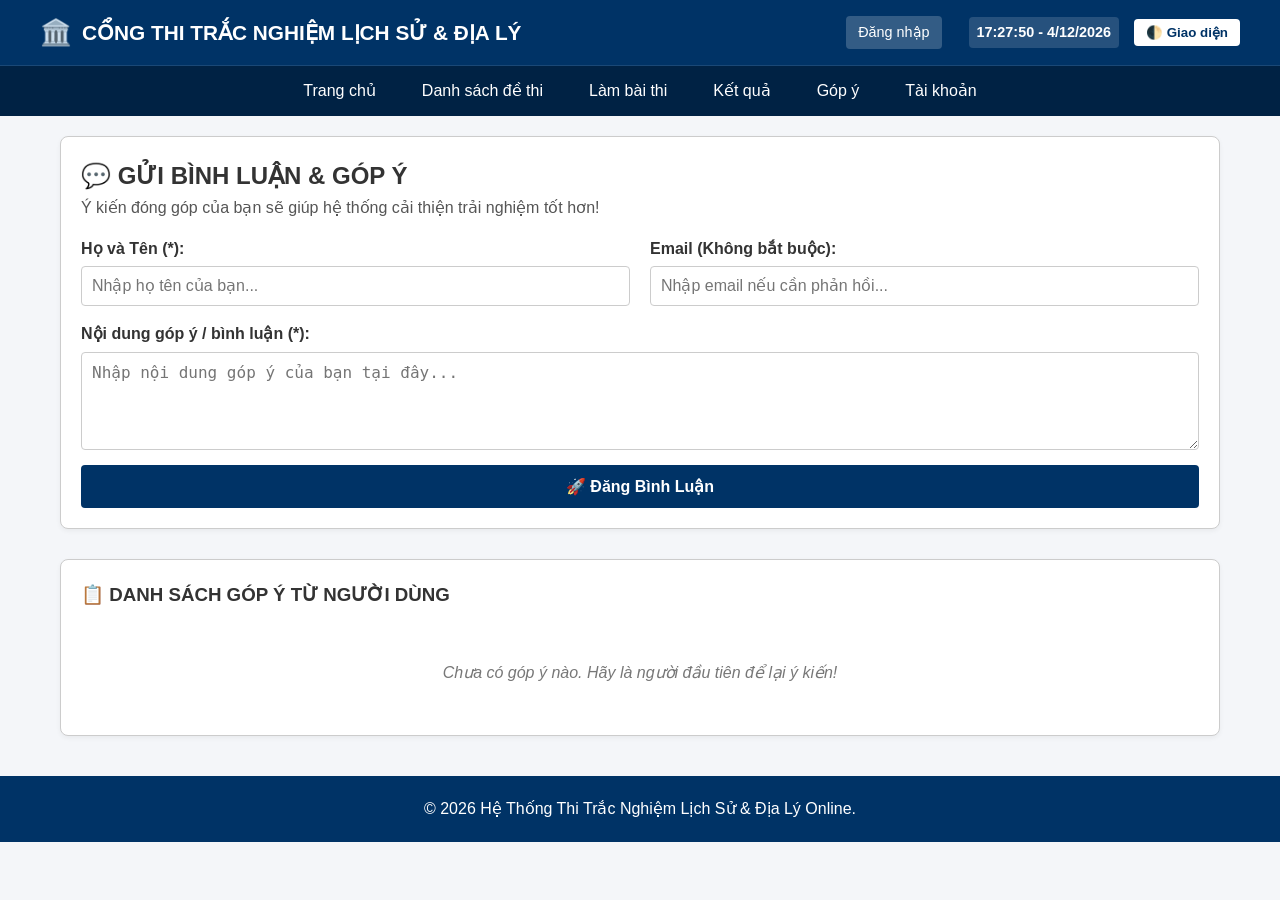
<file: feedback.html>
<!DOCTYPE html>
<html lang="vi">
<head>
  <meta charset="UTF-8">
  <meta name="viewport" content="width=device-width, initial-scale=1.0">
  <title>Góp Ý & Bình Luận - Cổng Thi Trắc Nghiệm</title>
  <link rel="stylesheet" href="css/style.css">
  <link rel="stylesheet" href="css/responsive.css">
</head>
<body>

  <!-- BANNER TỔNG -->
  <div class="top-banner">
    <div class="top-banner-content">
      <div class="logo-container">
        <span class="logo-icon">🏛️</span>
        <div class="logo-text">CỔNG THI TRẮC NGHIỆM LỊCH SỬ & ĐỊA LÝ</div>
      </div>
      <div class="header-tools">
        <span id="clock"></span>
        <button class="theme-btn" id="themeToggle">🌓 Giao diện</button>
      </div>
    </div>
  </div>

  <!-- THANH ĐIỀU HƯỚNG -->
  <header>
    <nav>
      <ul>
        <li><a href="index.html">Trang chủ</a></li>
        <li><a href="exam-list.html">Danh sách đề thi</a></li>
        <li><a href="exam.html">Làm bài thi</a></li>
        <li><a href="result.html">Kết quả</a></li>
        <li><a href="feedback.html">Góp ý</a></li>
        <li><a href="login.html">Tài khoản</a></li>
        <li><a href="admin.html">Quản lý câu hỏi</a></li>
      </ul>
    </nav>
  </header>

  <div class="container">
    <!-- KHUNG GỬI GÓP Ý -->
    <div class="card feedback-form-card">
      <h2>💬 GỬI BÌNH LUẬN & GÓP Ý</h2>
      <p style="margin-bottom: 15px; color: #555;">Ý kiến đóng góp của bạn sẽ giúp hệ thống cải thiện trải nghiệm tốt hơn!</p>

      <form id="feedbackForm">
        <div class="grid-2">
          <div class="form-group">
            <label for="fbName">Họ và Tên (*):</label>
            <input type="text" id="fbName" placeholder="Nhập họ tên của bạn..." required>
          </div>
          <div class="form-group">
            <label for="fbEmail">Email (Không bắt buộc):</label>
            <input type="email" id="fbEmail" placeholder="Nhập email nếu cần phản hồi...">
          </div>
        </div>

        <div class="form-group">
          <label for="fbContent">Nội dung góp ý / bình luận (*):</label>
          <textarea id="fbContent" rows="4" placeholder="Nhập nội dung góp ý của bạn tại đây..." required></textarea>
        </div>

        <button type="submit" class="btn-submit">🚀 Đăng Bình Luận</button>
      </form>
    </div>

    <!-- DANH SÁCH BÌNH LUẬN -->
    <div class="card">
      <h3>📋 DANH SÁCH GÓP Ý TỪ NGƯỜI DÙNG</h3>
      <div id="commentListContainer" style="margin-top: 20px;">
        <div class="empty-comment">Chưa có góp ý nào. Hãy là người đầu tiên để lại ý kiến!</div>
      </div>
    </div>
  </div>

  <footer>
    <p>&copy; 2026 Hệ Thống Thi Trắc Nghiệm Lịch Sử & Địa Lý Online.</p>
  </footer>

  <script src="js/main.js"></script>
  <script>
    document.addEventListener("DOMContentLoaded", function () {
      const fbForm = document.getElementById("feedbackForm");
      const commentContainer = document.getElementById("commentListContainer");
      const fbNameInput = document.getElementById("fbName");

      // Tự động điền tên nếu đã đăng nhập
      const currentUser = JSON.parse(localStorage.getItem("currentUser"));
      if (currentUser && currentUser.fullname) {
        fbNameInput.value = currentUser.fullname;
      }

      function loadFeedbacks() {
        const feedbacks = JSON.parse(localStorage.getItem("userFeedbacks")) || [];

        if (feedbacks.length > 0) {
          commentContainer.innerHTML = "";
          feedbacks.forEach((item) => {
            const commentDiv = document.createElement("div");
            commentDiv.className = "comment-item";

            // Xử lý hiển thị danh sách phản hồi con bên trong
            let repliesHtml = '';
            if (item.replies && item.replies.length > 0) {
              item.replies.forEach(rep => {
                repliesHtml += `
                  <div class="reply-item">
                    <div style="font-size: 0.85rem; font-weight: bold; color: #0b6623;">👤 ${escapeHTML(rep.name)} <span style="font-weight: normal; color: #777; font-size: 0.75rem;">(${rep.date})</span></div>
                    <div style="margin-top: 3px;">${escapeHTML(rep.content)}</div>
                  </div>
                `;
              });
            }

            commentDiv.innerHTML = `
              <div class="comment-header">
                <span class="comment-author">👤 ${escapeHTML(item.name)}</span>
                <span class="comment-time">⏱️ ${item.date}</span>
              </div>
              <div class="comment-text">${escapeHTML(item.content).replace(/\n/g, '<br>')}</div>
              
              <!-- Khu vực tương tác (Icon cảm xúc & Phản hồi) -->
              <div class="comment-actions">
                <div class="reaction-bar">
                  <button class="reaction-btn" onclick="reactComment(${item.id}, '👍')">👍 ${item.reactions['👍'] || 0}</button>
                  <button class="reaction-btn" onclick="reactComment(${item.id}, '❤️')">❤️ ${item.reactions['❤️'] || 0}</button>
                  <button class="reaction-btn" onclick="reactComment(${item.id}, '😂')">😂 ${item.reactions['😂'] || 0}</button>
                </div>
                <button class="reply-toggle-btn" onclick="toggleReplyForm(${item.id})">💬 Phản hồi</button>
              </div>

              <!-- Danh sách các phản hồi -->
              <div class="replies-container" id="replies-${item.id}">
                ${repliesHtml}
              </div>

              <!-- Form nhập phản hồi ẩn/hiện -->
              <form class="reply-form" id="reply-form-${item.id}" onsubmit="submitReply(event, ${item.id})">
                <input type="text" id="reply-input-${item.id}" placeholder="Viết câu trả lời..." required>
                <button type="submit">Gửi</button>
              </form>
            `;
            commentContainer.appendChild(commentDiv);
          });
        } else {
          commentContainer.innerHTML = '<div class="empty-comment">Chưa có góp ý nào. Hãy là người đầu tiên để lại ý kiến!</div>';
        }
      }

      // Đăng bình luận chính mới
      fbForm.addEventListener("submit", function (e) {
        e.preventDefault();
        const name = fbNameInput.value.trim();
        const email = document.getElementById("fbEmail").value.trim();
        const content = document.getElementById("fbContent").value.trim();

        if (!name || !content) {
          alert("Vui lòng điền đầy đủ Họ tên và Nội dung góp ý!");
          return;
        }

        const newFeedback = {
          id: Date.now(),
          name: name,
          email: email,
          content: content,
          date: new Date().toLocaleString("vi-VN"),
          reactions: { '👍': 0, '❤️': 0, '😂': 0 },
          replies: []
        };

        const feedbacks = JSON.parse(localStorage.getItem("userFeedbacks")) || [];
        feedbacks.unshift(newFeedback);
        localStorage.setItem("userFeedbacks", JSON.stringify(feedbacks));

        document.getElementById("fbContent").value = "";
        loadFeedbacks();
      });

      // Hàm thả icon cảm xúc
      window.reactComment = function(id, emoji) {
        let feedbacks = JSON.parse(localStorage.getItem("userFeedbacks")) || [];
        const target = feedbacks.find(item => item.id === id);
        if (target) {
          if (!target.reactions) target.reactions = { '👍': 0, '❤️': 0, '😂': 0 };
          target.reactions[emoji] = (target.reactions[emoji] || 0) + 1;
          localStorage.setItem("userFeedbacks", JSON.stringify(feedbacks));
          loadFeedbacks();
        }
      };

      // Mở/đóng khung nhập phản hồi
      window.toggleReplyForm = function(id) {
        const formEl = document.getElementById(`reply-form-${id}`);
        if (formEl) {
          formEl.style.display = formEl.style.display === 'flex' ? 'none' : 'flex';
        }
      };

      // Gửi phản hồi (Reply) cho bình luận
      window.submitReply = function(e, id) {
        e.preventDefault();
        const inputEl = document.getElementById(`reply-input-${id}`);
        const replyText = inputEl.value.trim();
        if (!replyText) return;

        let feedbacks = JSON.parse(localStorage.getItem("userFeedbacks")) || [];
        const target = feedbacks.find(item => item.id === id);
        if (target) {
          if (!target.replies) target.replies = [];
          
          const replierName = currentUser && currentUser.fullname ? currentUser.fullname : "Khách ẩn danh";
          target.replies.push({
            name: replierName,
            content: replyText,
            date: new Date().toLocaleTimeString("vi-VN") + " " + new Date().toLocaleDateString("vi-VN")
          });

          localStorage.setItem("userFeedbacks", JSON.stringify(feedbacks));
          loadFeedbacks();
        }
      };

      function escapeHTML(str) {
        return str.replace(/[&<>'"]/g, 
          tag => ({
            '&': '&amp;',
            '<': '&lt;',
            '>': '&gt;',
            "'": '&#39;',
            '"': '&quot;'
          }[tag] || tag)
        );
      }

      loadFeedbacks();
    });
  </script>
</body>
</html>
</file>
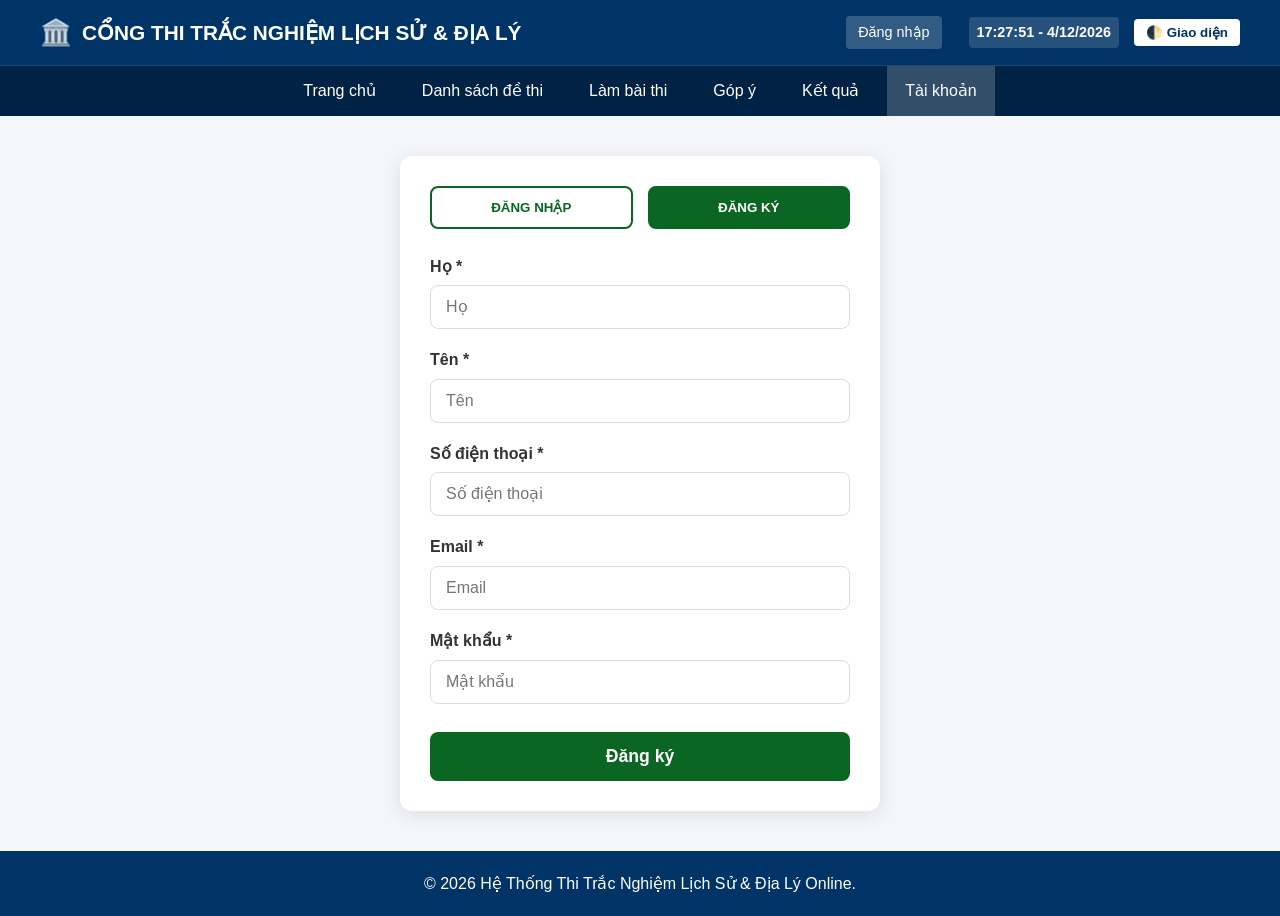
<file: login.html>
<!DOCTYPE html>
<html lang="vi">
<head>
  <meta charset="UTF-8">
  <meta name="viewport" content="width=device-width, initial-scale=1.0">
  <title>Tài Khoản - Đăng Nhập & Đăng Ký</title>
  <link rel="stylesheet" href="css/style.css">
  <link rel="stylesheet" href="css/responsive.css">
</head>
<body>

  <div class="top-banner">
    <div class="top-banner-content">
      <div class="logo-container">
        <span class="logo-icon">🏛️</span>
        <div class="logo-text">CỔNG THI TRẮC NGHIỆM LỊCH SỬ & ĐỊA LÝ</div>
      </div>
      <div class="header-tools">
        <span id="clock"></span>
        <button class="theme-btn" id="themeToggle">🌓 Giao diện</button>
      </div>
    </div>
  </div>

  <header>
    <nav>
      <ul>
        <li><a href="index.html">Trang chủ</a></li>
        <li><a href="exam-list.html">Danh sách đề thi</a></li>
        <li><a href="exam.html">Làm bài thi</a></li>
        <li><a href="feedback.html">Góp ý</a></li>
        <li><a href="result.html">Kết quả</a></li>
        <li><a href="login.html" class="active">Tài khoản</a></li>
        <li><a href="admin.html">Quản lý câu hỏi</a></li>
      </ul>
    </nav>
  </header>

  <div class="container">
    <div class="auth-container">
      <!-- Các nút Tabs chuyển đổi -->
      <div class="auth-tabs">
        <button type="button" class="auth-tab-btn" id="tabLoginBtn" onclick="switchTab('login')">ĐĂNG NHẬP</button>
        <button type="button" class="auth-tab-btn active" id="tabRegisterBtn" onclick="switchTab('register')">ĐĂNG KÝ</button>
      </div>

      <!-- Form Đăng Nhập -->
      <form id="loginForm" class="auth-form">
        <div class="form-group-custom">
          <label>Email hoặc Tên đăng nhập *</label>
          <input type="text" id="loginEmail" placeholder="Nhập email hoặc tên đăng nhập" required>
        </div>
        <div class="form-group-custom">
          <label>Mật khẩu *</label>
          <input type="password" id="loginPassword" placeholder="Mật khẩu" required>
        </div>
        <button type="submit" class="btn-auth-submit">Đăng nhập</button>
      </form>

      <!-- Form Đăng Ký (Chuẩn theo mẫu yêu cầu) -->
      <form id="registerForm" class="auth-form active">
        <div class="form-group-custom">
          <label>Họ *</label>
          <input type="text" id="regLastName" placeholder="Họ" required>
        </div>
        <div class="form-group-custom">
          <label>Tên *</label>
          <input type="text" id="regFirstName" placeholder="Tên" required>
        </div>
        <div class="form-group-custom">
          <label>Số điện thoại *</label>
          <input type="tel" id="regPhone" placeholder="Số điện thoại" required>
        </div>
        <div class="form-group-custom">
          <label>Email *</label>
          <input type="email" id="regEmail" placeholder="Email" required>
        </div>
        <div class="form-group-custom">
          <label>Mật khẩu *</label>
          <input type="password" id="regPassword" placeholder="Mật khẩu" required>
        </div>
        <button type="submit" class="btn-auth-submit">Đăng ký</button>
      </form>
    </div>
  </div>

  <footer>
    <p>&copy; 2026 Hệ Thống Thi Trắc Nghiệm Lịch Sử & Địa Lý Online.</p>
  </footer>

  <script src="js/main.js"></script>
  <script>
    // Hàm chuyển đổi qua lại giữa tab Đăng nhập và Đăng ký
    function switchTab(tabName) {
      const loginForm = document.getElementById('loginForm');
      const registerForm = document.getElementById('registerForm');
      const tabLoginBtn = document.getElementById('tabLoginBtn');
      const tabRegisterBtn = document.getElementById('tabRegisterBtn');

      if (tabName === 'login') {
        loginForm.classList.add('active');
        registerForm.classList.remove('active');
        tabLoginBtn.classList.add('active');
        tabRegisterBtn.classList.remove('active');
      } else {
        registerForm.classList.add('active');
        loginForm.classList.remove('active');
        tabRegisterBtn.classList.add('active');
        tabLoginBtn.classList.remove('active');
      }
    }

    document.addEventListener("DOMContentLoaded", function () {
      // Khởi tạo tài khoản Admin mặc định nếu chưa tồn tại trong localStorage
      let users = JSON.parse(localStorage.getItem("usersList")) || [];
      const adminExists = users.some(u => u.email === "admin@CongTuan");
      if (!adminExists) {
        users.push({
          lastname: "Quản Trị",
          firstname: "Viên",
          phone: "0123456789",
          email: "admin@CongTuan",
          password: "nhtncongtuan",
          fullname: "Admin CongTuan",
          isAdmin: true
        });
        localStorage.setItem("usersList", JSON.stringify(users));
      }

      // Xử lý sự kiện Submit Form Đăng Ký
      const regFormElement = document.getElementById("registerForm");
      regFormElement.addEventListener("submit", function(e) {
        e.preventDefault();
        const lastname = document.getElementById("regLastName").value.trim();
        const firstname = document.getElementById("regFirstName").value.trim();
        const phone = document.getElementById("regPhone").value.trim();
        const email = document.getElementById("regEmail").value.trim();
        const password = document.getElementById("regPassword").value.trim();

        let userList = JSON.parse(localStorage.getItem("usersList")) || [];
        
        // Kiểm tra xem email đã tồn tại chưa
        if (userList.some(u => u.email === email)) {
          alert("Email này đã được đăng ký tài khoản!");
          return;
        }

        const newUser = {
          lastname,
          firstname,
          phone,
          email,
          password,
          fullname: `${lastname} ${firstname}`,
          isAdmin: false
        };

        userList.push(newUser);
        localStorage.setItem("usersList", JSON.stringify(userList));
        localStorage.setItem("currentUser", JSON.stringify(newUser));

        alert("Đăng ký thành công!");
        window.location.href = "index.html";
      });

      // Xử lý sự kiện Submit Form Đăng Nhập
      const loginFormElement = document.getElementById("loginForm");
      loginFormElement.addEventListener("submit", function(e) {
        e.preventDefault();
        const loginInput = document.getElementById("loginEmail").value.trim();
        const passwordInput = document.getElementById("loginPassword").value.trim();

        let userList = JSON.parse(localStorage.getItem("usersList")) || [];
        
        const foundUser = userList.find(u => u.email === loginInput && u.password === passwordInput);

        if (foundUser) {
          localStorage.setItem("currentUser", JSON.stringify(foundUser));
          alert(`Đăng nhập thành công với tài khoản: ${foundUser.fullname || foundUser.email}`);
          if (foundUser.email === "admin@CongTuan") {
            window.location.href = "admin.html";
          } else {
            window.location.href = "index.html";
          }
        } else {
          alert("Sai tên đăng nhập hoặc mật khẩu!");
        }
      });
    });
  </script>
</body>
</html>
</file>
<file: css/style.css>
/* RESET & VARIABLE SETUP */
:root {
  --primary-color: #003366;
  --secondary-color: #2e7d32;
  --accent-color: #d9534f;
  --bg-color: #f4f6f9;
  --text-color: #333333;
  --card-bg: #ffffff;
  --border-color: #cccccc;
}

body.dark-mode {
  --bg-color: #121212;
  --text-color: #e0e0e0;
  --card-bg: #1e1e1e;
  --border-color: #444444;
}

* {
  box-sizing: border-box;
  margin: 0;
  padding: 0;
}

body {
  font-family: 'Segoe UI', Tahoma, Geneva, Verdana, sans-serif;
  background-color: var(--bg-color);
  color: var(--text-color);
  line-height: 1.6;
  transition: background-color 0.3s, color 0.3s;
}

/* BANNER TRÊN CÙNG */
.top-banner {
  background-color: var(--primary-color);
  color: #ffffff;
  padding: 12px 20px;
  border-bottom: 1px solid rgba(255, 255, 255, 0.1);
}

.top-banner-content {
  max-width: 1200px;
  margin: 0 auto;
  display: flex;
  justify-content: space-between;
  align-items: center;
}

.logo-container {
  display: flex;
  align-items: center;
  gap: 10px;
}

.logo-icon {
  font-size: 1.6rem;
}

.logo-text {
  font-size: 1.3rem;
  font-weight: bold;
}

.header-tools {
  display: flex;
  align-items: center;
  gap: 15px;
}

#clock {
  font-size: 0.9rem;
  font-weight: bold;
  background: rgba(255, 255, 255, 0.15);
  padding: 4px 8px;
  border-radius: 4px;
}

.theme-btn {
  background: #fff;
  color: var(--primary-color);
  border: none;
  padding: 6px 12px;
  cursor: pointer;
  border-radius: 4px;
  font-weight: bold;
}

/* THANH MENU DƯỚI BANNER */
header {
  background-color: #002244;
  padding: 0 20px;
  position: sticky;
  top: 0;
  z-index: 1000;
  display: flex;
  justify-content: center;
}

nav ul {
  display: flex;
  list-style: none;
  gap: 10px;
}

nav a {
  display: block;
  color: #fff;
  text-decoration: none;
  font-weight: 500;
  padding: 12px 18px;
  transition: background 0.2s;
}

nav a:hover, nav a.active {
  background-color: rgba(255, 255, 255, 0.2);
}

/* HERO SLIDER (THU NHỎ 180PX) */
.slider-container {
  position: relative;
  max-width: 100%;
  height: 180px;
  overflow: hidden;
  background-color: #222;
}

.slide {
  display: none;
  width: 100%;
  height: 100%;
  position: absolute;
}

.slide.active {
  display: flex;
  justify-content: center;
  align-items: center;
  color: #fff;
  font-size: 1.4rem;
  font-weight: bold;
  text-shadow: 2px 2px 4px rgba(0,0,0,0.7);
}

.slide-1 { background: linear-gradient(rgba(0,0,0,0.4), rgba(0,0,0,0.4)), #004080; }
.slide-2 { background: linear-gradient(rgba(0,0,0,0.4), rgba(0,0,0,0.4)), #2e7d32; }
.slide-3 { background: linear-gradient(rgba(0,0,0,0.4), rgba(0,0,0,0.4)), #8e24aa; }

/* CONTAINER & GRIDS */
.container {
  max-width: 1200px;
  margin: 20px auto;
  padding: 0 20px;
}

.grid-2 {
  display: grid;
  grid-template-columns: 1fr 1fr;
  gap: 20px;
}

.grid-3 {
  display: grid;
  grid-template-columns: repeat(3, 1fr);
  gap: 20px;
}

.card {
  background-color: var(--card-bg);
  border: 1px solid var(--border-color);
  border-radius: 8px;
  padding: 20px;
  box-shadow: 0 2px 5px rgba(0,0,0,0.05);
}

/* CẤU TRÚC THI TRẮC NGHIỆM */
.quiz-header {
  display: flex;
  justify-content: space-between;
  align-items: center;
  background: var(--card-bg);
  padding: 15px 20px;
  border-radius: 8px;
  margin-bottom: 20px;
  border: 1px solid var(--border-color);
}

.timer-box {
  font-size: 1.2rem;
  font-weight: bold;
  color: var(--accent-color);
  background: rgba(217, 83, 79, 0.1);
  padding: 8px 16px;
  border-radius: 20px;
  border: 1px solid var(--accent-color);
}

.question-card {
  margin-bottom: 20px;
}

.question-title {
  font-size: 1.1rem;
  font-weight: bold;
  margin-bottom: 15px;
}

.options-list {
  list-style: none;
  display: flex;
  flex-direction: column;
  gap: 10px;
}

.option-item {
  display: flex;
  align-items: center;
  gap: 10px;
  padding: 12px;
  border: 1px solid var(--border-color);
  border-radius: 6px;
  cursor: pointer;
  transition: background 0.2s;
}

.option-item:hover {
  background-color: rgba(0, 51, 102, 0.05);
}

.option-item input[type="radio"] {
  cursor: pointer;
}

/* FORM STYLING */
.form-group {
  margin-bottom: 15px;
  display: flex;
  flex-direction: column;
}

.form-group label {
  font-weight: bold;
  margin-bottom: 5px;
}

.form-group input,
.form-group select,
.form-group textarea {
  padding: 10px;
  border: 1px solid var(--border-color);
  border-radius: 4px;
  background-color: var(--card-bg);
  color: var(--text-color);
  font-size: 1rem;
}

.radio-group, .checkbox-group {
  display: flex;
  gap: 15px;
  align-items: center;
}

.error-message {
  color: red;
  font-size: 0.85rem;
  margin-top: 4px;
  min-height: 18px;
}

button.btn-submit {
  background-color: var(--primary-color);
  color: white;
  padding: 12px 20px;
  border: none;
  border-radius: 4px;
  cursor: pointer;
  font-size: 1rem;
  font-weight: bold;
  width: 100%;
}

button.btn-submit:hover {
  opacity: 0.9;
}

/* BIỂU ĐỒ KẾT QUẢ BẰNG CSS THUẦN (CỘT HỌC TẬP) */
.chart-container {
  display: flex;
  align-items: flex-end;
  gap: 20px;
  height: 150px;
  margin-top: 20px;
  padding-bottom: 10px;
  border-bottom: 2px solid var(--border-color);
}

.chart-bar {
  flex: 1;
  background-color: var(--primary-color);
  color: white;
  text-align: center;
  border-radius: 4px 4px 0 0;
  transition: height 0.5s ease;
  display: flex;
  align-items: flex-end;
  justify-content: center;
  padding-bottom: 5px;
  font-weight: bold;
}

/* FOOTER */
footer {
  background-color: var(--primary-color);
  color: white;
  text-align: center;
  padding: 20px;
  margin-top: 40px;
}

/* feedback form */
.feedback-form-card { margin-bottom: 30px; }
.comment-item {
  padding: 15px;
  border-radius: 8px;
  border: 1px solid var(--border-color, #e0e0e0);
  background: var(--card-bg, #fff);
  margin-bottom: 15px;
  box-shadow: 0 2px 5px rgba(0,0,0,0.05);
}
.comment-header {
  display: flex;
  justify-content: space-between;
  align-items: center;
  margin-bottom: 8px;
  border-bottom: 1px dashed var(--border-color, #eee);
  padding-bottom: 6px;
}
.comment-author { font-weight: bold; color: #0b6623; }
.comment-time { font-size: 0.85rem; color: #002244; }
.comment-text { line-height: 1.5; word-wrap: break-word; margin-bottom: 10px; }

/* Khu vực tương tác (Thả icon & Phản hồi) */
.comment-actions {
  display: flex;
  gap: 15px;
  align-items: center;
  font-size: 0.9rem;
  border-top: 1px solid #f0f0f0;
  padding-top: 8px;
}
.reaction-bar {
  display: flex;
  gap: 6px;
}
.reaction-btn {
  background: #f8f9fa;
  border: 1px solid #ddd;
  border-radius: 15px;
  padding: 3px 8px;
  cursor: pointer;
  font-size: 0.85rem;
  transition: background 0.2s;
}
.reaction-btn:hover { background: #e9ecef; }
.reply-toggle-btn {
  background: none;
  border: none;
  color: #007bff;
  cursor: pointer;
  font-weight: 600;
  padding: 0;
}
.reply-toggle-btn:hover { text-decoration: underline; }

/* Khung danh sách phản hồi (Replies) */
.replies-container {
  margin-top: 10px;
  padding-left: 20px;
  border-left: 3px solid #0b6623;
}
.reply-item {
  background: rgba(0,0,0,0.02);
  padding: 10px;
  border-radius: 6px;
  margin-top: 8px;
  font-size: 0.95rem;
}
.reply-form {
  margin-top: 10px;
  display: none;
  gap: 8px;
}
.reply-form input {
  flex: 1;
  padding: 8px 10px;
  border: 1px solid #ddd;
  border-radius: 4px;
  font-size: 0.9rem;
}
.reply-form button {
  padding: 6px 12px;
  background: #0b6623;
  color: white;
  border: none;
  border-radius: 4px;
  cursor: pointer;
}
.empty-comment { text-align: center; padding: 30px; color: #777; font-style: italic; }

/* --- BỔ SUNG GIAO DIỆN BẢNG ĐIỀU HƯỚNG CÂU HỎI (QUESTION PALETTE) --- */
.exam-layout {
  display: grid;
  grid-template-columns: 3fr 1fr;
  gap: 20px;
  align-items: start;
}

@media (max-width: 992px) {
  .exam-layout {
    grid-template-columns: 1fr;
  }
}

.palette-box {
  position: sticky;
  top: 80px;
  background: var(--card-bg);
  border: 1px solid var(--border-color);
  border-radius: 8px;
  padding: 15px;
}

.palette-grid {
  display: grid;
  grid-template-columns: repeat(5, 1fr);
  gap: 6px;
  margin-top: 10px;
}

.palette-btn {
  aspect-ratio: 1;
  border: 1px solid var(--border-color);
  border-radius: 4px;
  background: #f8f9fa;
  color: #333;
  font-weight: bold;
  cursor: pointer;
  font-size: 0.9rem;
  transition: all 0.2s;
}

.palette-btn.answered {
  background: #28a745 !important;
  color: white !important;
  border-color: #28a745 !important;
}

/* [BỔ SUNG MỚI] Trạng thái Đang phân vân (Flag) -> Màu vàng */
.palette-btn.flagged {
  background: #ffc107 !important;
  color: #000 !important;
  border-color: #d39e00 !important;
}

/* --- TỐI ƯU GIAO DIỆN KHI IN / XUẤT PDF KẾT QUẢ --- */
@media print {
  header, .top-banner, footer, #toggleReviewBtn, a.btn-submit, button.btn-submit {
    display: none !important;
  }
}

/* --- BỔ SUNG: ẨN MỤC QUẢN LÝ CÂU HỎI MẶC ĐỊNH CHO ĐẾN KHI ĐĂNG NHẬP ADMIN --- */
nav ul li a[href="admin.html"] {
  display: none;
}

nav ul li.show-admin-menu a[href="admin.html"] {
  display: block;
}

/* CSS Riêng cho modal/form đăng nhập - đăng ký theo mẫu */
.auth-container {
  max-width: 480px;
  margin: 40px auto;
  background: var(--card-bg, #fff);
  border-radius: 12px;
  box-shadow: 0 4px 20px rgba(0,0,0,0.1);
  overflow: hidden;
  padding: 30px;
  position: relative;
}

.auth-tabs {
  display: flex;
  gap: 15px;
  margin-bottom: 25px;
}

.auth-tab-btn {
  flex: 1;
  padding: 12px;
  text-align: center;
  font-weight: bold;
  border-radius: 8px;
  cursor: pointer;
  border: 2px solid #0b6623;
  background: transparent;
  color: #0b6623;
  transition: all 0.3s ease;
}

.auth-tab-btn.active {
  background: #0b6623;
  color: #fff;
}

.auth-form {
  display: none;
}

.auth-form.active {
  display: block;
}

.form-group-custom {
  margin-bottom: 18px;
}

.form-group-custom label {
  display: block;
  margin-bottom: 6px;
  font-weight: 600;
  color: var(--text-color);
}

.form-group-custom input {
  width: 100%;
  padding: 12px 15px;
  border: 1px solid #dcdcdc;
  border-radius: 8px;
  font-size: 1rem;
  outline: none;
  transition: border-color 0.2s;
}

.form-group-custom input:focus {
  border-color: #0b6623;
}

.btn-auth-submit {
  width: 100%;
  padding: 14px;
  background-color: #0b6623;
  color: #fff;
  border: none;
  border-radius: 8px;
  font-size: 1.1rem;
  font-weight: bold;
  cursor: pointer;
  margin-top: 10px;
  transition: background-color 0.2s;
}

.btn-auth-submit:hover {
  background-color: #094e1b;
}
</file>
<file: css/responsive.css>
@media (max-width: 992px) {
  .grid-3 {
    grid-template-columns: repeat(2, 1fr);
  }
}

@media (max-width: 768px) {
  .top-banner-content {
    flex-direction: column;
    gap: 10px;
    text-align: center;
  }

  nav ul {
    flex-wrap: wrap;
    justify-content: center;
  }

  .grid-2, .grid-3 {
    grid-template-columns: 1fr;
  }

  .slider-container {
    height: 140px;
  }

  .slide.active {
    font-size: 1.1rem;
  }

  .quiz-header {
    flex-direction: column;
    gap: 10px;
  }
}
/* css/responsive.css - Giao diện tối ưu cho điện thoại di động và máy tính bảng */

/* Thiết bị di động có chiều ngang từ 768px trở xuống */
@media screen and (max-width: 768px) {
  /* Bố cục chung */
  body {
    font-size: 14px;
  }

  .container {
    width: 95% !important;
    padding: 10px !important;
    margin: 10px auto !important;
  }

  /* Top Banner & Header */
  .top-banner-content {
    flex-direction: column;
    text-align: center;
    gap: 10px;
  }

  .logo-container {
    justify-content: center;
  }

  .header-tools {
    justify-content: center;
    width: 100%;
  }

  /* Menu điều hướng ngang chuyển thành dạng danh sách thu gọn */
  header nav ul {
    display: flex;
    flex-wrap: wrap;
    justify-content: center;
    padding: 0;
    gap: 4px;
  }

  header nav ul li {
    margin: 2px;
  }

  header nav ul li a {
    padding: 6px 10px;
    font-size: 0.85rem;
  }

  /* Chuyển các lưới 2 hoặc 3 cột thành 1 cột dọc */
  .grid-2, .grid-3 {
    grid-template-columns: 1fr !important;
    gap: 15px !important;
  }

  /* Khung đăng nhập / đăng ký */
  .auth-container {
    max-width: 100%;
    margin: 15px 10px;
    padding: 20px 15px;
  }

  .auth-tabs {
    gap: 8px;
  }

  .auth-tab-btn {
    padding: 10px;
    font-size: 0.9rem;
  }

  /* Ô nhập liệu và form (Tránh bị phóng to tự động trên iOS khi focus) */
  input[type="text"],
  input[type="password"],
  input[type="email"],
  input[type="tel"],
  select,
  textarea {
    font-size: 16px !important;
    padding: 10px !important;
  }

  /* Nút bấm to hơn để dễ chạm bằng ngón tay */
  button, .btn-submit, .btn-auth-submit {
    padding: 12px !important;
    font-size: 1rem !important;
  }

  /* Bảng lịch sử và quản lý */
  .history-table th, .history-table td {
    padding: 8px 6px !important;
    font-size: 0.8rem;
  }

  /* Slider trang chủ */
  .slider-container {
    height: 140px;
  }

  .slide h2 {
    font-size: 1.1rem;
    padding: 0 10px;
  }
}

/* Thiết bị màn hình rất nhỏ (dưới 480px) */
@media screen and (max-width: 480px) {
  .logo-text {
    font-size: 0.85rem;
  }

  header nav ul li a {
    padding: 5px 8px;
    font-size: 0.75rem;
  }

  .timer-box {
    font-size: 0.85rem;
  }
}
</file>
